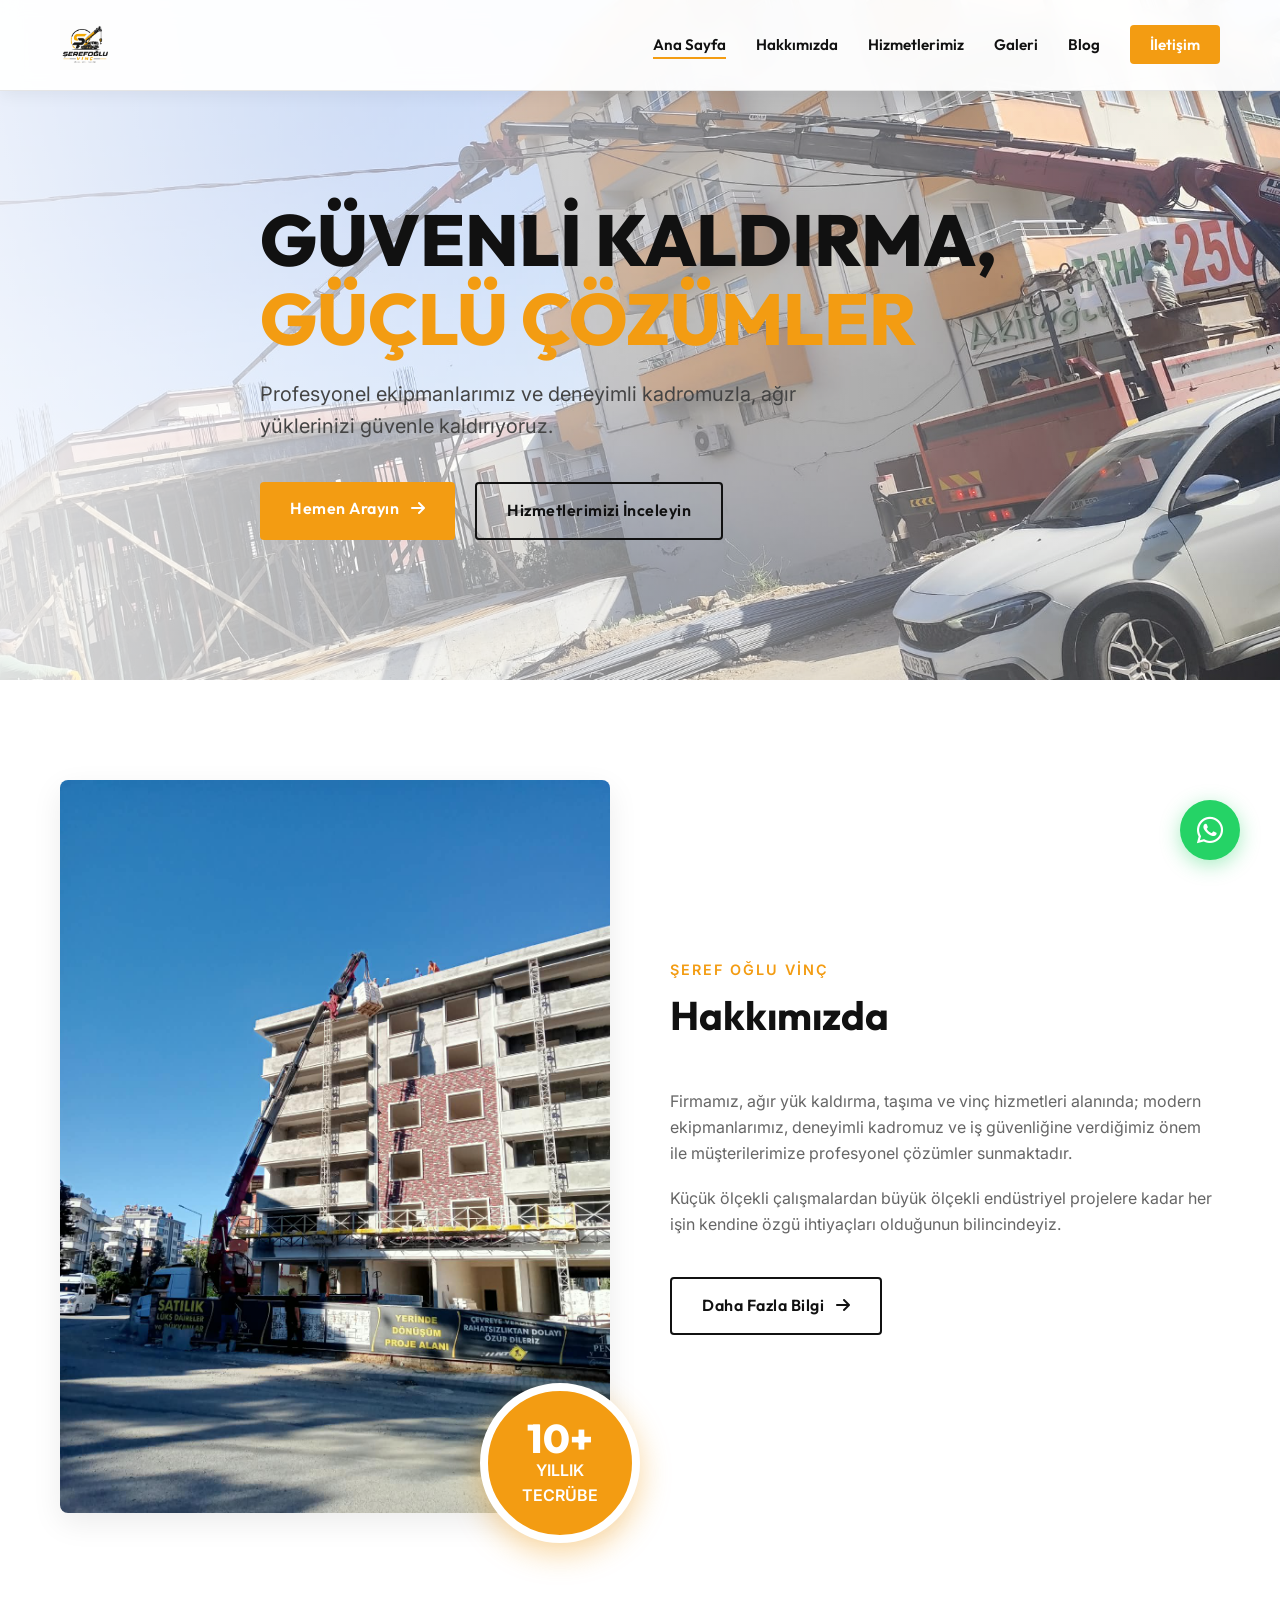
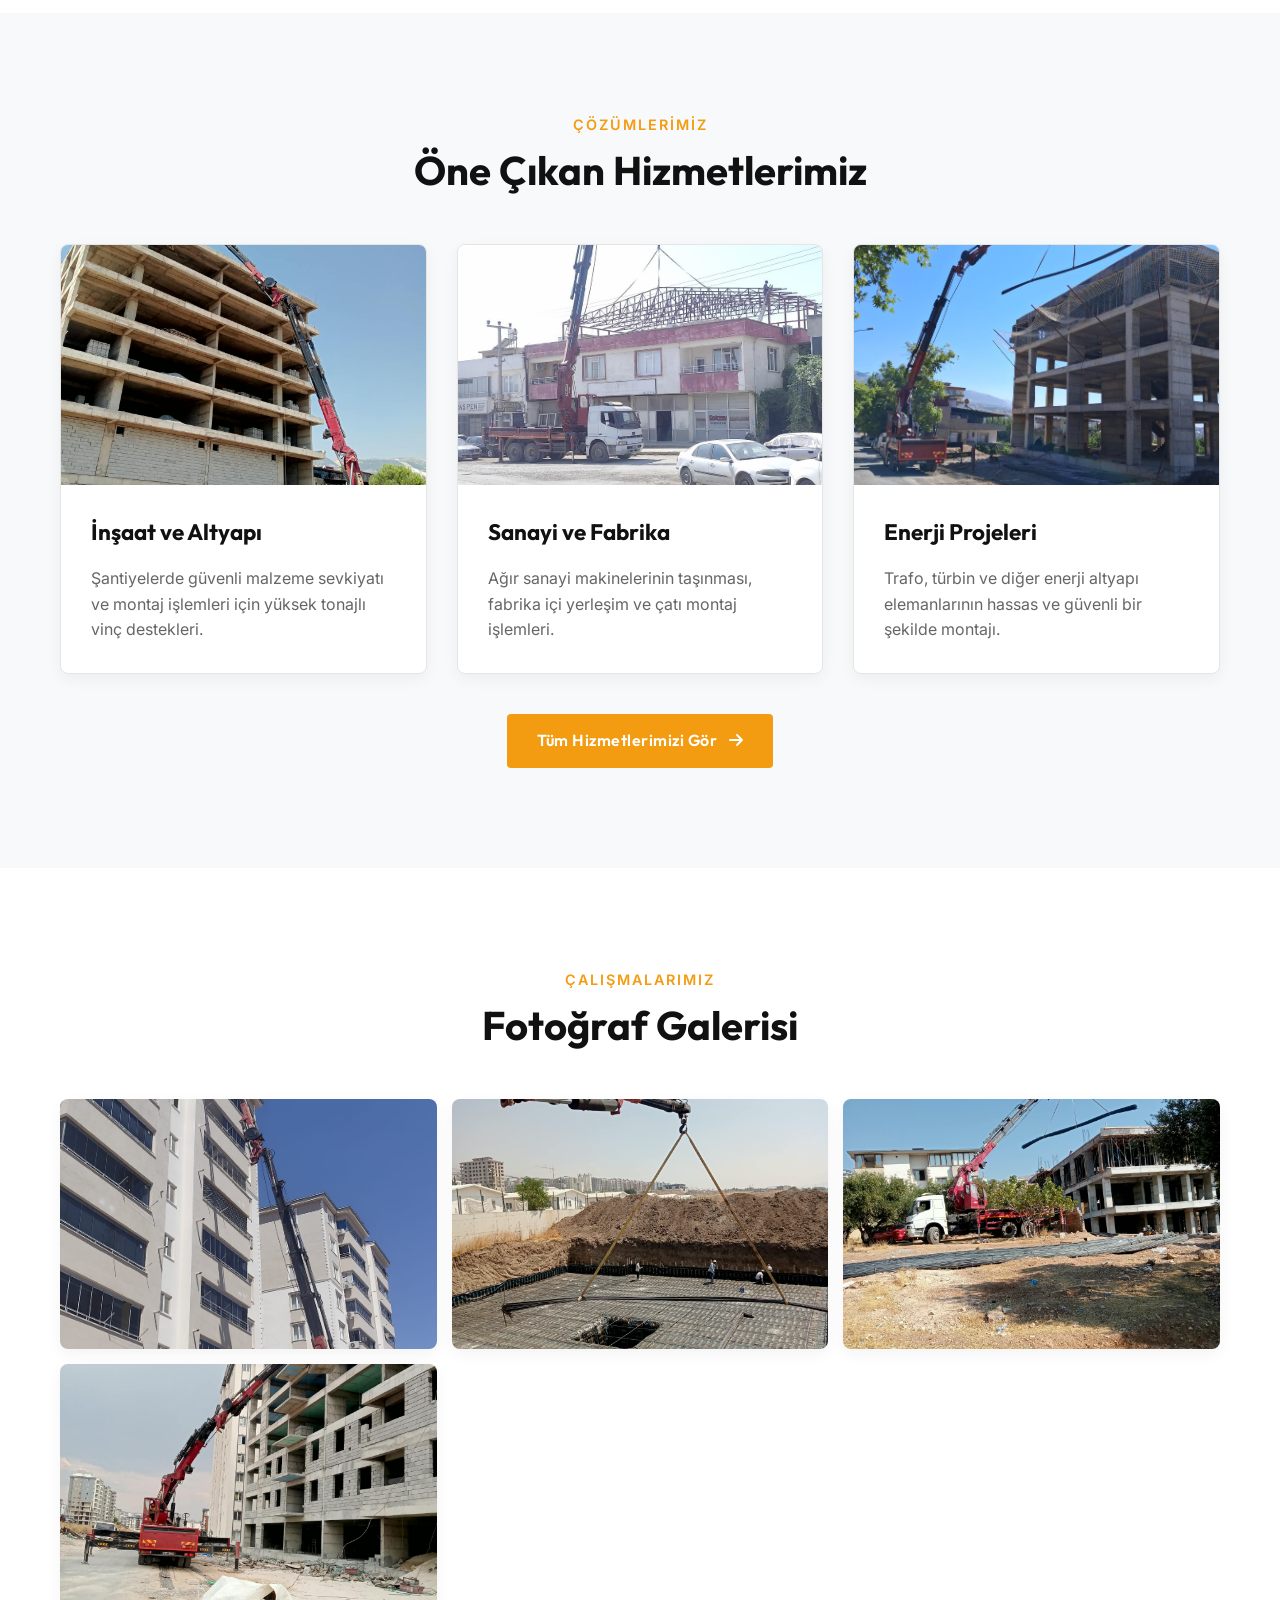
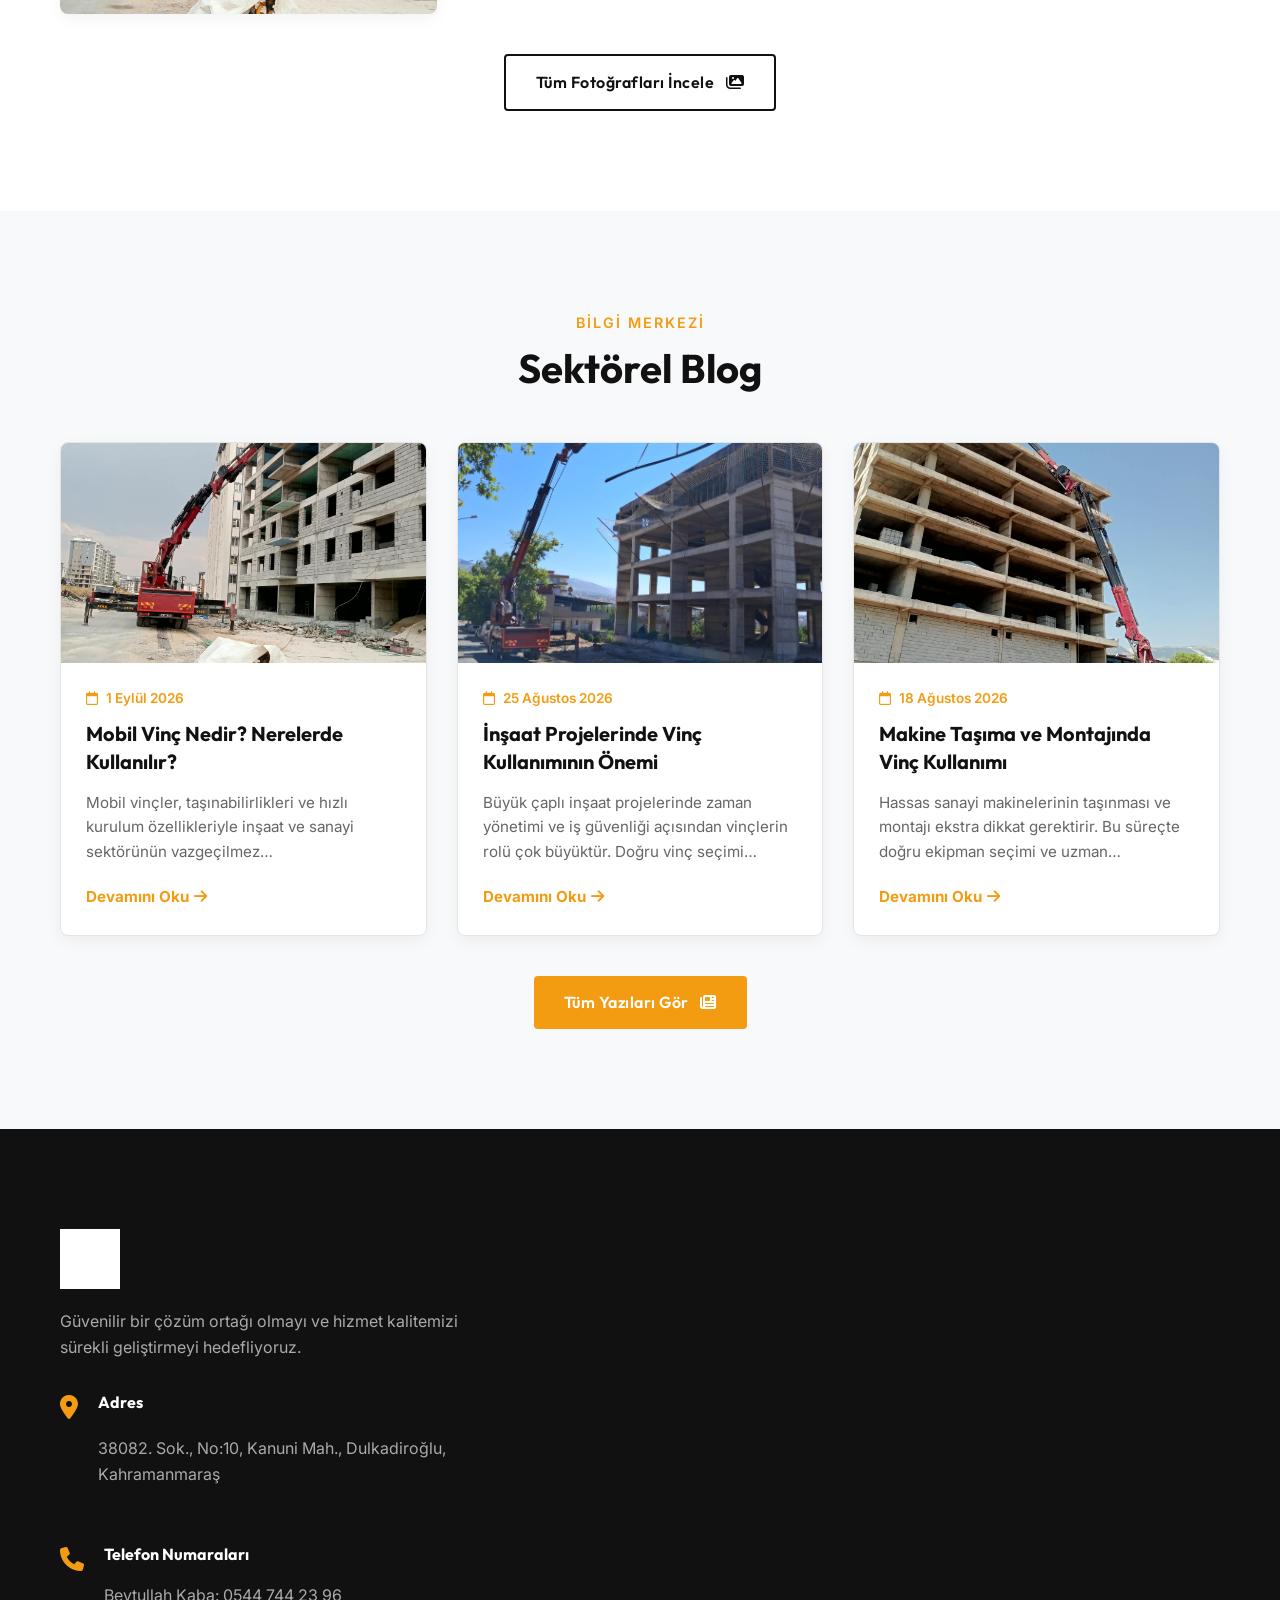
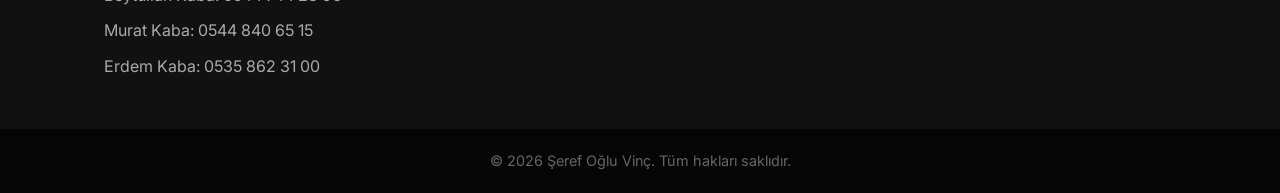
<file: index.html>
<!DOCTYPE html>
<html lang="tr">
<head>
    <!-- Google tag (gtag.js) -->
    <script async src="https://www.googletagmanager.com/gtag/js?id=AW-18372658950"></script>
    <script>
      window.dataLayer = window.dataLayer || [];
      function gtag(){dataLayer.push(arguments);}
      gtag('js', new Date());

      gtag('config', 'AW-18372658950');
    </script>
    <meta charset="UTF-8">
    <meta name="viewport" content="width=device-width, initial-scale=1.0">
    <title>Şeref Oğlu Vinç | Güvenli Kaldırma, Güçlü Çözümler</title>
    <meta name="description" content="Şeref Oğlu Vinç - Kahramanmaraş'ta profesyonel ağır yük kaldırma, taşıma ve vinç hizmetleri. İş güvenliği odaklı güçlü çözümler.">
    <link rel="icon" type="image/png" href="assets/images/ChatGPT Image 1 Eyl 2026 13_11_20.png">
    
    <!-- Google Fonts -->
    <link rel="preconnect" href="https://fonts.googleapis.com">
    <link rel="preconnect" href="https://fonts.gstatic.com" crossorigin>
    <link href="https://fonts.googleapis.com/css2?family=Inter:wght@300;400;600;700&family=Outfit:wght@400;700;800&display=swap" rel="stylesheet">
    
    <!-- FontAwesome -->
    <link rel="stylesheet" href="https://cdnjs.cloudflare.com/ajax/libs/font-awesome/6.4.0/css/all.min.css">
    
    <!-- Custom CSS -->
    <link rel="stylesheet" href="css/style.css">
</head>
<body>

    <!-- Header / Navbar -->
    <header class="header" id="header">
        <div class="container nav-container">
            <a href="index.html" class="logo">
                <img src="assets/images/ChatGPT Image 1 Eyl 2026 13_11_20.png" alt="Şeref Oğlu Vinç Logo">
            </a>
            <button class="mobile-toggle" id="mobile-toggle">
                <i class="fa-solid fa-bars"></i>
            </button>
            <nav class="nav-menu" id="nav-menu">
                <ul>
                    <li><a href="index.html" class="nav-link active">Ana Sayfa</a></li>
                    <li><a href="hakkimizda.html" class="nav-link">Hakkımızda</a></li>
                    <li><a href="hizmetlerimiz.html" class="nav-link">Hizmetlerimiz</a></li>
                    <li><a href="galeri.html" class="nav-link">Galeri</a></li>
                    <li><a href="blog.html" class="nav-link">Blog</a></li>
                    <li><a href="#contact" class="nav-link btn-contact">İletişim</a></li>
                </ul>
            </nav>
        </div>
    </header>

    <!-- Hero Section -->
    <section class="hero" id="hero">
        <div class="hero-slider">
            <div class="hero-slide active" style="background-image: url('assets/images/f9190da4-f486-4fc9-a890-6c5baa17ad2f.jpg')"></div>
            <div class="hero-slide" style="background-image: url('assets/images/a5016969-7ba6-4caa-bdf1-477626337e71.jpg')"></div>
            <div class="hero-slide" style="background-image: url('assets/images/d65ca33d-8e15-410e-8d87-39fa35b7569e.jpg')"></div>
            <div class="hero-slide" style="background-image: url('assets/images/WhatsApp Image 2026-09-01 at 13.14.57 (2).jpeg')"></div>
            <div class="hero-slide" style="background-image: url('assets/images/WhatsApp Image 2026-09-01 at 13.15.07 (2).jpeg')"></div>
        </div>
        <div class="hero-overlay"></div>
        <div class="container hero-content">
            <h1 class="animate-up">Güvenli Kaldırma, <br><span class="text-accent">Güçlü Çözümler</span></h1>
            <p class="animate-up delay-1">Profesyonel ekipmanlarımız ve deneyimli kadromuzla, ağır yüklerinizi güvenle kaldırıyoruz.</p>
            <div class="hero-buttons animate-up delay-2">
                <a href="#contact" class="btn btn-primary">Hemen Arayın <i class="fa-solid fa-arrow-right"></i></a>
                <a href="hizmetlerimiz.html" class="btn btn-secondary">Hizmetlerimizi İnceleyin</a>
            </div>
        </div>
    </section>


    <!-- About Section (Snippet) -->
    <section class="about section" id="about">
        <div class="container">
            <div class="about-grid">
                <div class="about-image-wrapper fade-in-left">
                    <img src="assets/images/WhatsApp Image 2026-09-01 at 13.15.07 (1).jpeg" alt="Vinç Çalışması" class="about-img">
                    <div class="experience-badge">
                        <span class="number">10+</span>
                        <span class="text">Yıllık<br>Tecrübe</span>
                    </div>
                </div>
                <div class="about-text fade-in-right">
                    <div class="section-header">
                        <span class="subtitle">ŞEREF OĞLU VİNÇ</span>
                        <h2>Hakkımızda</h2>
                    </div>
                    <p>Firmamız, ağır yük kaldırma, taşıma ve vinç hizmetleri alanında; modern ekipmanlarımız, deneyimli kadromuz ve iş güvenliğine verdiğimiz önem ile müşterilerimize profesyonel çözümler sunmaktadır.</p>
                    <p>Küçük ölçekli çalışmalardan büyük ölçekli endüstriyel projelere kadar her işin kendine özgü ihtiyaçları olduğunun bilincindeyiz.</p>
                    <a href="hakkimizda.html" class="btn btn-secondary" style="margin-top: 20px;">Daha Fazla Bilgi <i class="fa-solid fa-arrow-right"></i></a>
                </div>
            </div>
        </div>
    </section>

    <!-- Services Section (Snippet) -->
    <section class="services section bg-light-alt" id="services">
        <div class="container">
            <div class="section-header center">
                <span class="subtitle">ÇÖZÜMLERİMİZ</span>
                <h2>Öne Çıkan Hizmetlerimiz</h2>
            </div>
            <div class="services-grid">
                <!-- Service 1 -->
                <div class="service-card">
                    <div class="service-img">
                        <img src="assets/images/WhatsApp Image 2026-09-01 at 13.15.07.jpeg" alt="İnşaat Hizmetleri">
                    </div>
                    <div class="service-content">
                        <h3>İnşaat ve Altyapı</h3>
                        <p>Şantiyelerde güvenli malzeme sevkiyatı ve montaj işlemleri için yüksek tonajlı vinç destekleri.</p>
                    </div>
                </div>
                <!-- Service 2 -->
                <div class="service-card">
                    <div class="service-img">
                        <img src="assets/images/d65ca33d-8e15-410e-8d87-39fa35b7569e.jpg" alt="Sanayi">
                    </div>
                    <div class="service-content">
                        <h3>Sanayi ve Fabrika</h3>
                        <p>Ağır sanayi makinelerinin taşınması, fabrika içi yerleşim ve çatı montaj işlemleri.</p>
                    </div>
                </div>
                <!-- Service 3 -->
                <div class="service-card">
                    <div class="service-img">
                        <img src="assets/images/a5016969-7ba6-4caa-bdf1-477626337e71.jpg" alt="Enerji Projeleri">
                    </div>
                    <div class="service-content">
                        <h3>Enerji Projeleri</h3>
                        <p>Trafo, türbin ve diğer enerji altyapı elemanlarının hassas ve güvenli bir şekilde montajı.</p>
                    </div>
                </div>
            </div>
            <div style="text-align: center; margin-top: 40px;">
                <a href="hizmetlerimiz.html" class="btn btn-primary">Tüm Hizmetlerimizi Gör <i class="fa-solid fa-arrow-right"></i></a>
            </div>
        </div>
    </section>

    <!-- Gallery Section (Snippet) -->
    <section class="gallery section" id="gallery">
        <div class="container">
            <div class="section-header center">
                <span class="subtitle">ÇALIŞMALARIMIZ</span>
                <h2>Fotoğraf Galerisi</h2>
            </div>
            <div class="gallery-grid" id="gallery-grid">
                <!-- 4 Images injected via JS -->
            </div>
            <div style="text-align: center; margin-top: 40px;">
                <a href="galeri.html" class="btn btn-secondary">Tüm Fotoğrafları İncele <i class="fa-solid fa-images"></i></a>
            </div>
        </div>
    </section>

    <!-- Blog Section (Snippet) -->
    <section class="blog section bg-light-alt" id="blog">
        <div class="container">
            <div class="section-header center">
                <span class="subtitle">BİLGİ MERKEZİ</span>
                <h2>Sektörel Blog</h2>
            </div>
            <div class="blog-grid" id="blog-grid">
                <!-- 3 Blog posts injected via JS -->
            </div>
            <div style="text-align: center; margin-top: 40px;">
                <a href="blog.html" class="btn btn-primary">Tüm Yazıları Gör <i class="fa-solid fa-newspaper"></i></a>
            </div>
        </div>
    </section>

    <!-- Contact & Footer -->
    <footer class="footer section" id="contact">
        <div class="container">
            <div class="footer-grid">
                <!-- Info -->
                <div class="footer-info">
                    <div class="footer-logo">
                        <img src="assets/images/ChatGPT Image 1 Eyl 2026 13_11_20.png" alt="Şeref Oğlu Vinç">
                    </div>
                    <p>Güvenilir bir çözüm ortağı olmayı ve hizmet kalitemizi sürekli geliştirmeyi hedefliyoruz.</p>
                    
                    <div class="contact-details">
                        <div class="contact-item">
                            <i class="fa-solid fa-location-dot"></i>
                            <div>
                                <h4>Adres</h4>
                                <p>38082. Sok., No:10, Kanuni Mah., Dulkadiroğlu, Kahramanmaraş</p>
                            </div>
                        </div>
                        <div class="contact-item">
                            <i class="fa-solid fa-phone"></i>
                            <div class="phones">
                                <h4>Telefon Numaraları</h4>
                                <a href="tel:+905447442396">Beytullah Kaba: 0544 744 23 96</a>
                                <a href="tel:+905448406515">Murat Kaba: 0544 840 65 15</a>
                                <a href="tel:+905358623100">Erdem Kaba: 0535 862 31 00</a>
                            </div>
                        </div>
                    </div>
                </div>

                <!-- Map -->
                <div class="footer-map">
                    <iframe 
                        src="https://www.google.com/maps/embed?pb=!1m18!1m12!1m3!1d3184.8875567702816!2d36.9602484!3d37.5878499!2m3!1f0!2f0!3f0!3m2!1i1024!2i768!4f13.1!3m3!1m2!1s0x152ddd672c730dc9%3A0x6e768393fa110756!2sKanuni%2C%2038082.%20Sk.%20No%3A10%2C%2046040%20Kahramanmara%C5%9F%20Merkez%2FKahramanmara%C5%9F!5e0!3m2!1str!2str!4v1693570000000!5m2!1str!2str" 
                        width="100%" 
                        height="300" 
                        style="border:0;" 
                        allowfullscreen="" 
                        loading="lazy" 
                        referrerpolicy="no-referrer-when-downgrade">
                    </iframe>
                </div>
            </div>
        </div>
        <div class="footer-bottom">
            <div class="container">
                <p>&copy; 2026 Şeref Oğlu Vinç. Tüm hakları saklıdır.</p>
            </div>
        </div>
    </footer>

    <!-- Fixed WhatsApp Button -->
    <a href="https://wa.me/905447442396" target="_blank" class="whatsapp-float" title="WhatsApp'tan Ulaşın">
        <i class="fa-brands fa-whatsapp"></i>
    </a>

    <!-- Lightbox Modal -->
    <div id="lightbox" class="lightbox">
        <span class="close-lightbox">&times;</span>
        <img class="lightbox-content" id="lightbox-img">
    </div>

    <script src="js/main.js"></script>
</body>
</html>
</file>
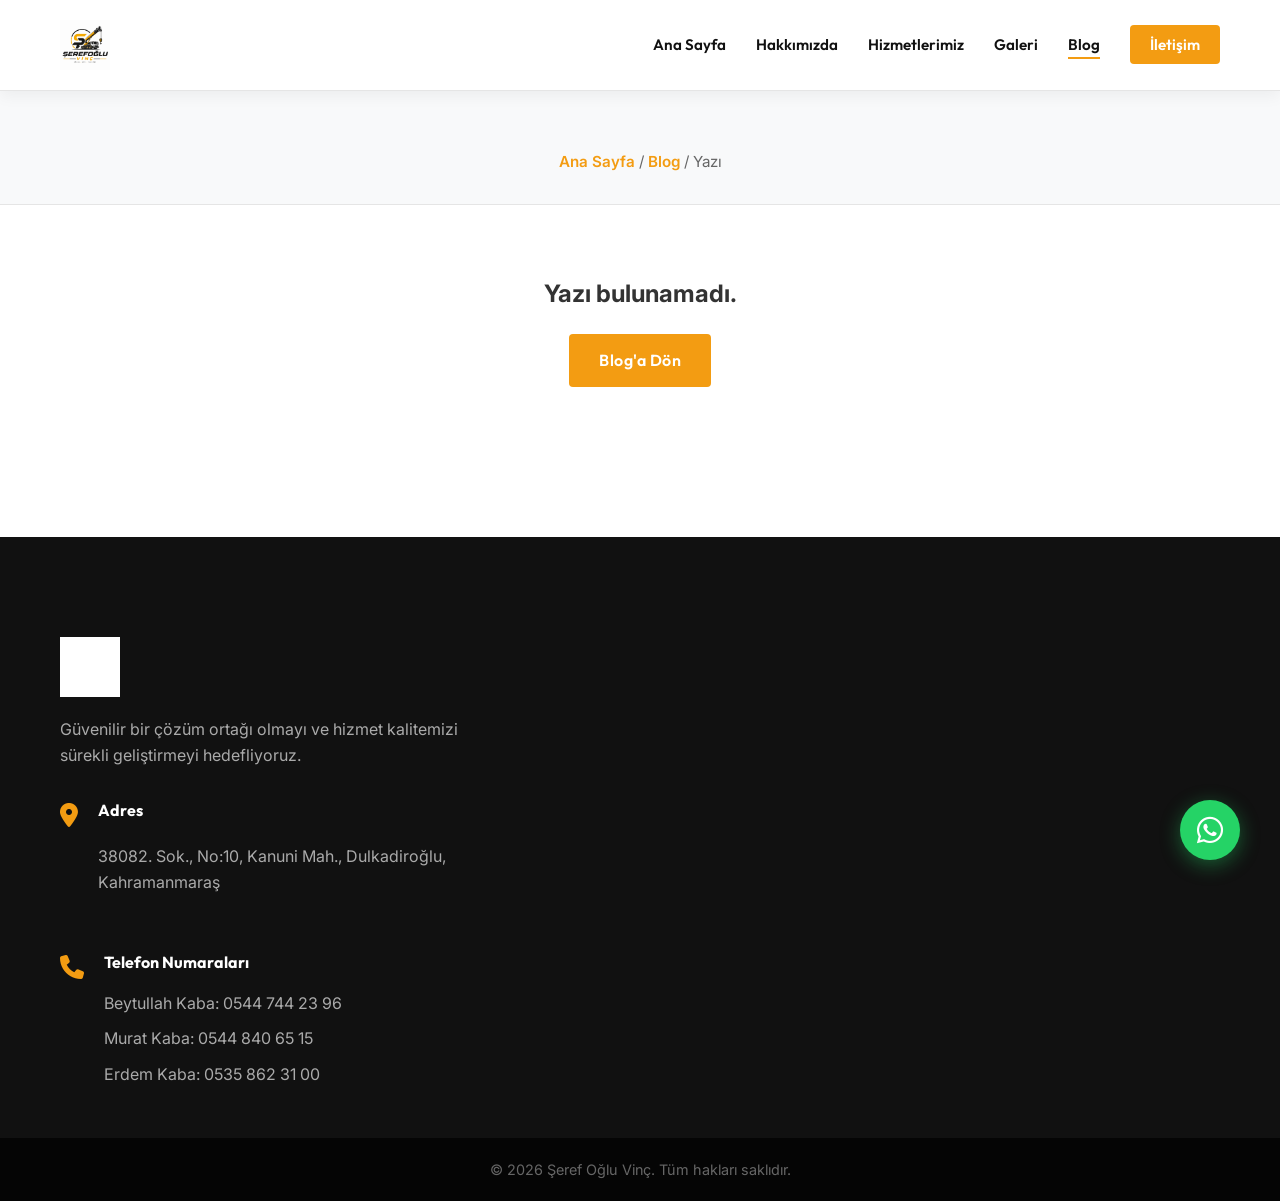
<file: blog-detay.html>
<!DOCTYPE html>
<html lang="tr">
<head>
    <!-- Google tag (gtag.js) -->
    <script async src="https://www.googletagmanager.com/gtag/js?id=AW-18372658950"></script>
    <script>
      window.dataLayer = window.dataLayer || [];
      function gtag(){dataLayer.push(arguments);}
      gtag('js', new Date());

      gtag('config', 'AW-18372658950');
    </script>
    <meta charset="UTF-8">
    <meta name="viewport" content="width=device-width, initial-scale=1.0">
    <!-- Title is dynamically injected by JS -->
    <title id="page-title">Blog | Şeref Oğlu Vinç</title>
    <meta name="description" content="Vinç sektörü, iş güvenliği ve mobil vinç kullanımı hakkında detaylı bilgi.">
    <link rel="icon" type="image/png" href="assets/images/ChatGPT Image 1 Eyl 2026 13_11_20.png">
    
    <link rel="preconnect" href="https://fonts.googleapis.com">
    <link rel="preconnect" href="https://fonts.gstatic.com" crossorigin>
    <link href="https://fonts.googleapis.com/css2?family=Inter:wght@300;400;600;700&family=Outfit:wght@400;700;800&display=swap" rel="stylesheet">
    <link rel="stylesheet" href="https://cdnjs.cloudflare.com/ajax/libs/font-awesome/6.4.0/css/all.min.css">
    <link rel="stylesheet" href="css/style.css">
</head>
<body>

    <header class="header" id="header">
        <div class="container nav-container">
            <a href="index.html" class="logo">
                <img src="assets/images/ChatGPT Image 1 Eyl 2026 13_11_20.png" alt="Şeref Oğlu Vinç Logo">
            </a>
            <button class="mobile-toggle" id="mobile-toggle">
                <i class="fa-solid fa-bars"></i>
            </button>
            <nav class="nav-menu" id="nav-menu">
                <ul>
                    <li><a href="index.html" class="nav-link">Ana Sayfa</a></li>
                    <li><a href="hakkimizda.html" class="nav-link">Hakkımızda</a></li>
                    <li><a href="hizmetlerimiz.html" class="nav-link">Hizmetlerimiz</a></li>
                    <li><a href="galeri.html" class="nav-link">Galeri</a></li>
                    <li><a href="blog.html" class="nav-link active">Blog</a></li>
                    <li><a href="#contact" class="nav-link btn-contact">İletişim</a></li>
                </ul>
            </nav>
        </div>
    </header>

    <section class="page-header" style="padding-bottom: 30px;">
        <div class="container">
            <div class="breadcrumb">
                <a href="index.html">Ana Sayfa</a> / <a href="blog.html">Blog</a> / Yazı
            </div>
        </div>
    </section>

    <!-- Detail Container -->
    <section class="section" style="padding-top: 20px;">
        <div class="container">
            <div id="blog-detail-container">
                <!-- Content will be injected by main.js based on URL ID -->
            </div>
        </div>
    </section>

    <!-- Footer -->
    <footer class="footer section" id="contact">
        <div class="container">
            <div class="footer-grid">
                <!-- Info -->
                <div class="footer-info">
                    <div class="footer-logo">
                        <img src="assets/images/ChatGPT Image 1 Eyl 2026 13_11_20.png" alt="Şeref Oğlu Vinç">
                    </div>
                    <p>Güvenilir bir çözüm ortağı olmayı ve hizmet kalitemizi sürekli geliştirmeyi hedefliyoruz.</p>
                    
                    <div class="contact-details">
                        <div class="contact-item">
                            <i class="fa-solid fa-location-dot"></i>
                            <div>
                                <h4>Adres</h4>
                                <p>38082. Sok., No:10, Kanuni Mah., Dulkadiroğlu, Kahramanmaraş</p>
                            </div>
                        </div>
                        <div class="contact-item">
                            <i class="fa-solid fa-phone"></i>
                            <div class="phones">
                                <h4>Telefon Numaraları</h4>
                                <a href="tel:+905447442396">Beytullah Kaba: 0544 744 23 96</a>
                                <a href="tel:+905448406515">Murat Kaba: 0544 840 65 15</a>
                                <a href="tel:+905358623100">Erdem Kaba: 0535 862 31 00</a>
                            </div>
                        </div>
                    </div>
                </div>

                <!-- Map -->
                <div class="footer-map">
                    <iframe 
                        src="https://www.google.com/maps/embed?pb=!1m18!1m12!1m3!1d3184.8875567702816!2d36.9602484!3d37.5878499!2m3!1f0!2f0!3f0!3m2!1i1024!2i768!4f13.1!3m3!1m2!1s0x152ddd672c730dc9%3A0x6e768393fa110756!2sKanuni%2C%2038082.%20Sk.%20No%3A10%2C%2046040%20Kahramanmara%C5%9F%20Merkez%2FKahramanmara%C5%9F!5e0!3m2!1str!2str!4v1693570000000!5m2!1str!2str" 
                        width="100%" 
                        height="300" 
                        style="border:0;" 
                        allowfullscreen="" 
                        loading="lazy" 
                        referrerpolicy="no-referrer-when-downgrade">
                    </iframe>
                </div>
            </div>
        </div>
        <div class="footer-bottom">
            <div class="container">
                <p>&copy; 2026 Şeref Oğlu Vinç. Tüm hakları saklıdır.</p>
            </div>
        </div>
    </footer>

    <!-- WhatsApp -->
    <a href="https://wa.me/905447442396" target="_blank" class="whatsapp-float" title="WhatsApp'tan Ulaşın">
        <i class="fa-brands fa-whatsapp"></i>
    </a>

    <script src="js/main.js"></script>
</body>
</html>
</file>
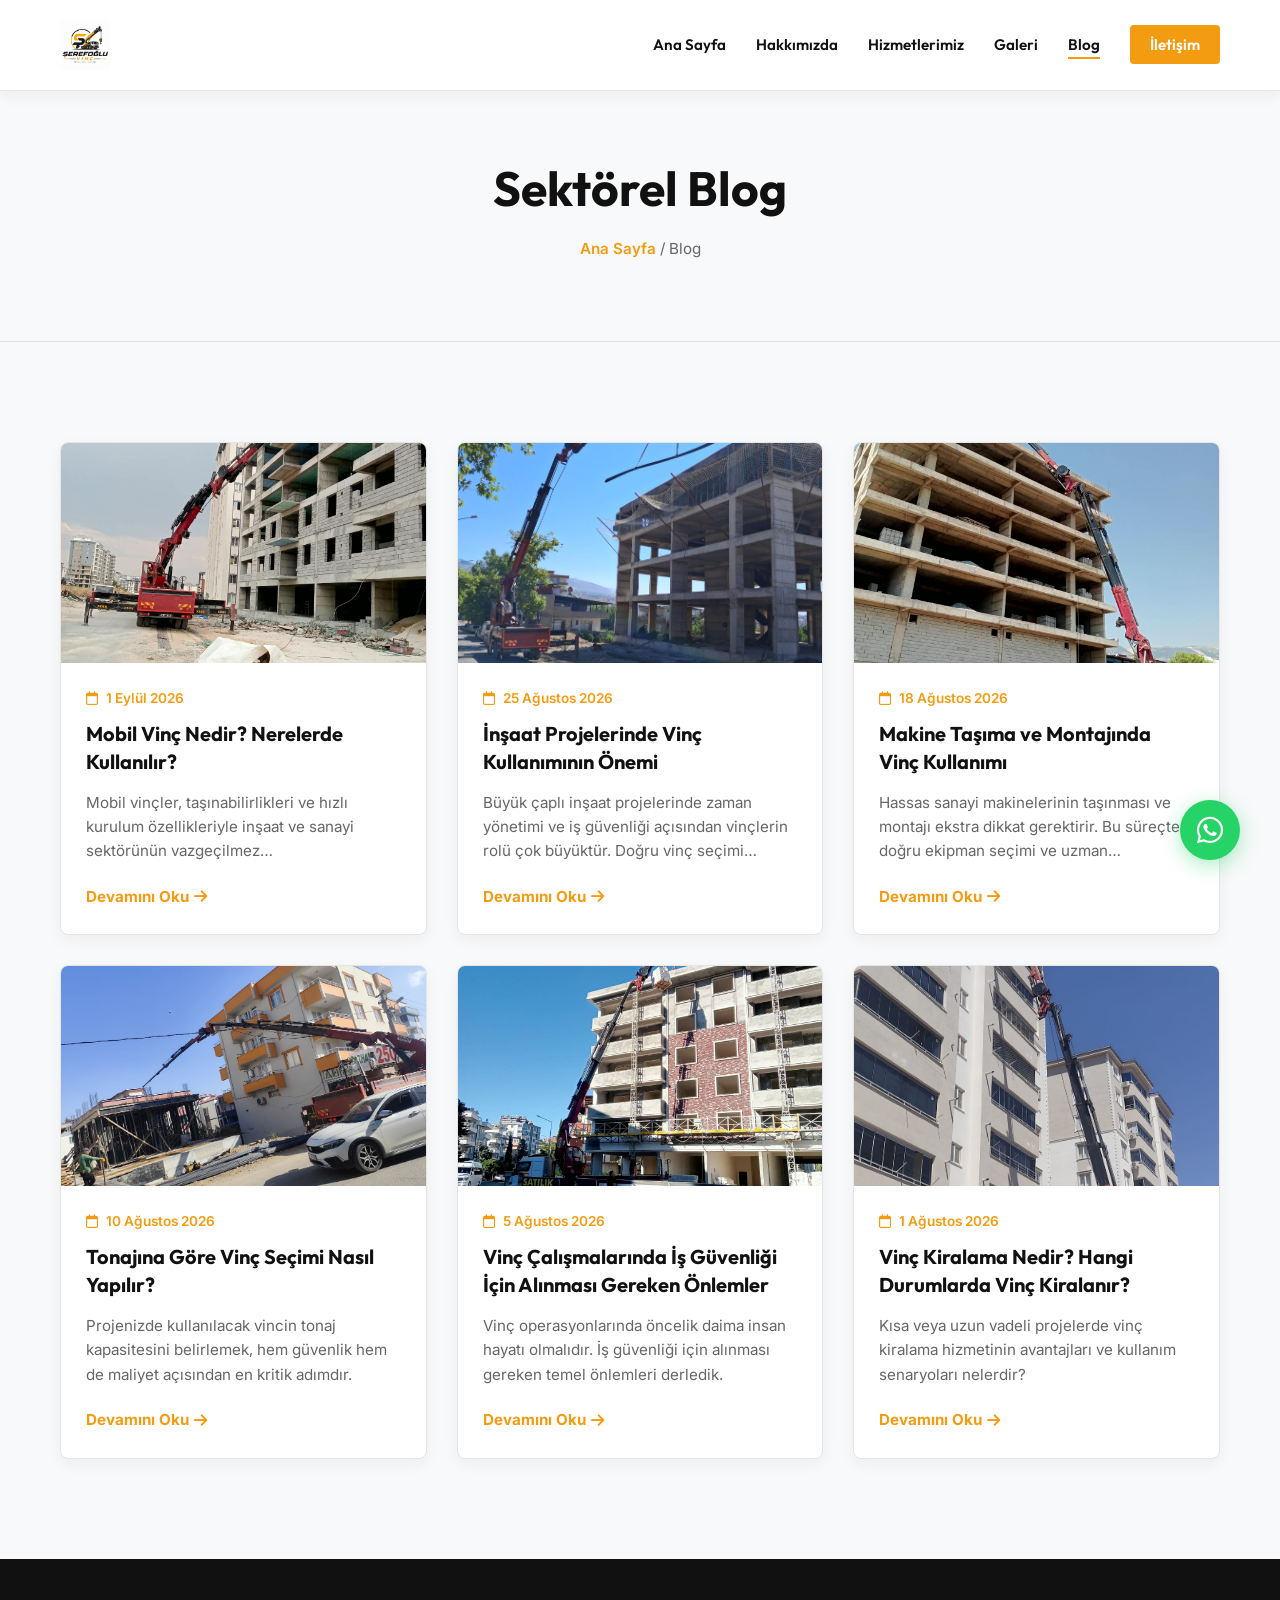
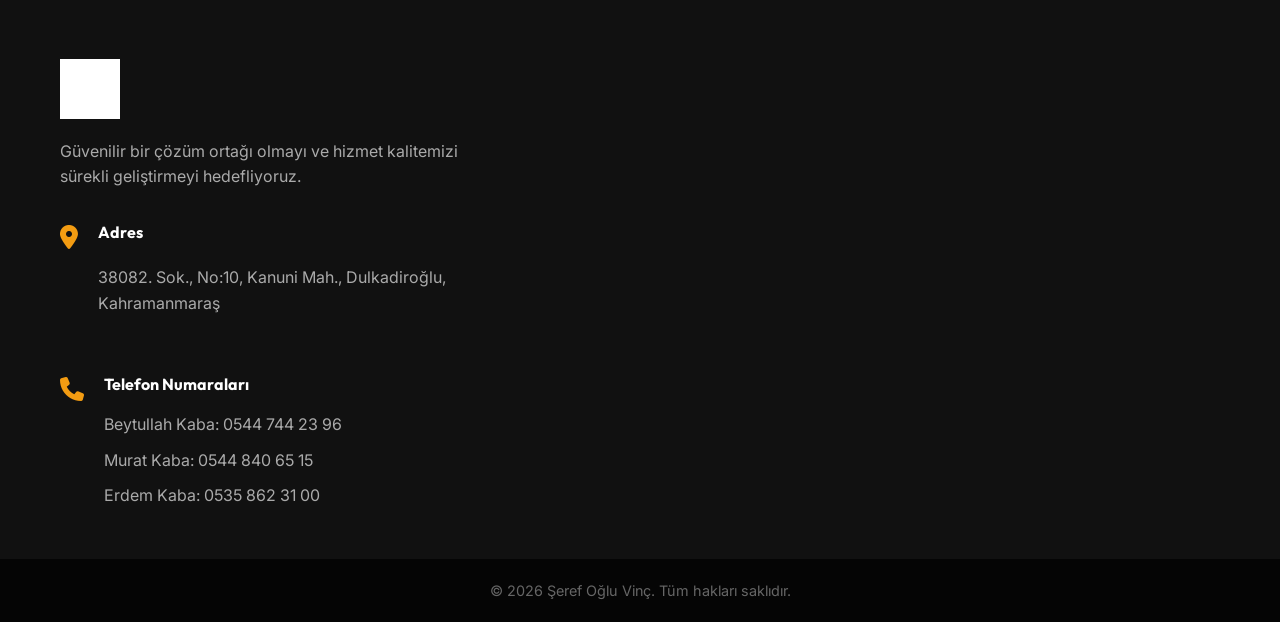
<file: blog.html>
<!DOCTYPE html>
<html lang="tr">
<head>
    <!-- Google tag (gtag.js) -->
    <script async src="https://www.googletagmanager.com/gtag/js?id=AW-18372658950"></script>
    <script>
      window.dataLayer = window.dataLayer || [];
      function gtag(){dataLayer.push(arguments);}
      gtag('js', new Date());

      gtag('config', 'AW-18372658950');
    </script>
    <meta charset="UTF-8">
    <meta name="viewport" content="width=device-width, initial-scale=1.0">
    <title>Blog | Şeref Oğlu Vinç</title>
    <meta name="description" content="Vinç sektörü, iş güvenliği ve mobil vinç kullanımı hakkında en güncel yazılar.">
    <link rel="icon" type="image/png" href="assets/images/ChatGPT Image 1 Eyl 2026 13_11_20.png">
    
    <link rel="preconnect" href="https://fonts.googleapis.com">
    <link rel="preconnect" href="https://fonts.gstatic.com" crossorigin>
    <link href="https://fonts.googleapis.com/css2?family=Inter:wght@300;400;600;700&family=Outfit:wght@400;700;800&display=swap" rel="stylesheet">
    <link rel="stylesheet" href="https://cdnjs.cloudflare.com/ajax/libs/font-awesome/6.4.0/css/all.min.css">
    <link rel="stylesheet" href="css/style.css">
</head>
<body>

    <header class="header" id="header">
        <div class="container nav-container">
            <a href="index.html" class="logo">
                <img src="assets/images/ChatGPT Image 1 Eyl 2026 13_11_20.png" alt="Şeref Oğlu Vinç Logo">
            </a>
            <button class="mobile-toggle" id="mobile-toggle">
                <i class="fa-solid fa-bars"></i>
            </button>
            <nav class="nav-menu" id="nav-menu">
                <ul>
                    <li><a href="index.html" class="nav-link">Ana Sayfa</a></li>
                    <li><a href="hakkimizda.html" class="nav-link">Hakkımızda</a></li>
                    <li><a href="hizmetlerimiz.html" class="nav-link">Hizmetlerimiz</a></li>
                    <li><a href="galeri.html" class="nav-link">Galeri</a></li>
                    <li><a href="blog.html" class="nav-link active">Blog</a></li>
                    <li><a href="#contact" class="nav-link btn-contact">İletişim</a></li>
                </ul>
            </nav>
        </div>
    </header>

    <section class="page-header">
        <div class="container">
            <h1 class="animate-up">Sektörel Blog</h1>
            <div class="breadcrumb animate-up delay-1">
                <a href="index.html">Ana Sayfa</a> / Blog
            </div>
        </div>
    </section>

    <section class="blog section bg-light-alt" id="blog">
        <div class="container">
            <!-- Full blog grid generated by JS -->
            <div class="blog-grid" id="blog-grid"></div>
        </div>
    </section>

    <!-- Footer -->
    <footer class="footer section" id="contact">
        <div class="container">
            <div class="footer-grid">
                <!-- Info -->
                <div class="footer-info">
                    <div class="footer-logo">
                        <img src="assets/images/ChatGPT Image 1 Eyl 2026 13_11_20.png" alt="Şeref Oğlu Vinç">
                    </div>
                    <p>Güvenilir bir çözüm ortağı olmayı ve hizmet kalitemizi sürekli geliştirmeyi hedefliyoruz.</p>
                    
                    <div class="contact-details">
                        <div class="contact-item">
                            <i class="fa-solid fa-location-dot"></i>
                            <div>
                                <h4>Adres</h4>
                                <p>38082. Sok., No:10, Kanuni Mah., Dulkadiroğlu, Kahramanmaraş</p>
                            </div>
                        </div>
                        <div class="contact-item">
                            <i class="fa-solid fa-phone"></i>
                            <div class="phones">
                                <h4>Telefon Numaraları</h4>
                                <a href="tel:+905447442396">Beytullah Kaba: 0544 744 23 96</a>
                                <a href="tel:+905448406515">Murat Kaba: 0544 840 65 15</a>
                                <a href="tel:+905358623100">Erdem Kaba: 0535 862 31 00</a>
                            </div>
                        </div>
                    </div>
                </div>

                <!-- Map -->
                <div class="footer-map">
                    <iframe 
                        src="https://www.google.com/maps/embed?pb=!1m18!1m12!1m3!1d3184.8875567702816!2d36.9602484!3d37.5878499!2m3!1f0!2f0!3f0!3m2!1i1024!2i768!4f13.1!3m3!1m2!1s0x152ddd672c730dc9%3A0x6e768393fa110756!2sKanuni%2C%2038082.%20Sk.%20No%3A10%2C%2046040%20Kahramanmara%C5%9F%20Merkez%2FKahramanmara%C5%9F!5e0!3m2!1str!2str!4v1693570000000!5m2!1str!2str" 
                        width="100%" 
                        height="300" 
                        style="border:0;" 
                        allowfullscreen="" 
                        loading="lazy" 
                        referrerpolicy="no-referrer-when-downgrade">
                    </iframe>
                </div>
            </div>
        </div>
        <div class="footer-bottom">
            <div class="container">
                <p>&copy; 2026 Şeref Oğlu Vinç. Tüm hakları saklıdır.</p>
            </div>
        </div>
    </footer>

    <!-- WhatsApp -->
    <a href="https://wa.me/905447442396" target="_blank" class="whatsapp-float" title="WhatsApp'tan Ulaşın">
        <i class="fa-brands fa-whatsapp"></i>
    </a>

    <script src="js/main.js"></script>
</body>
</html>
</file>
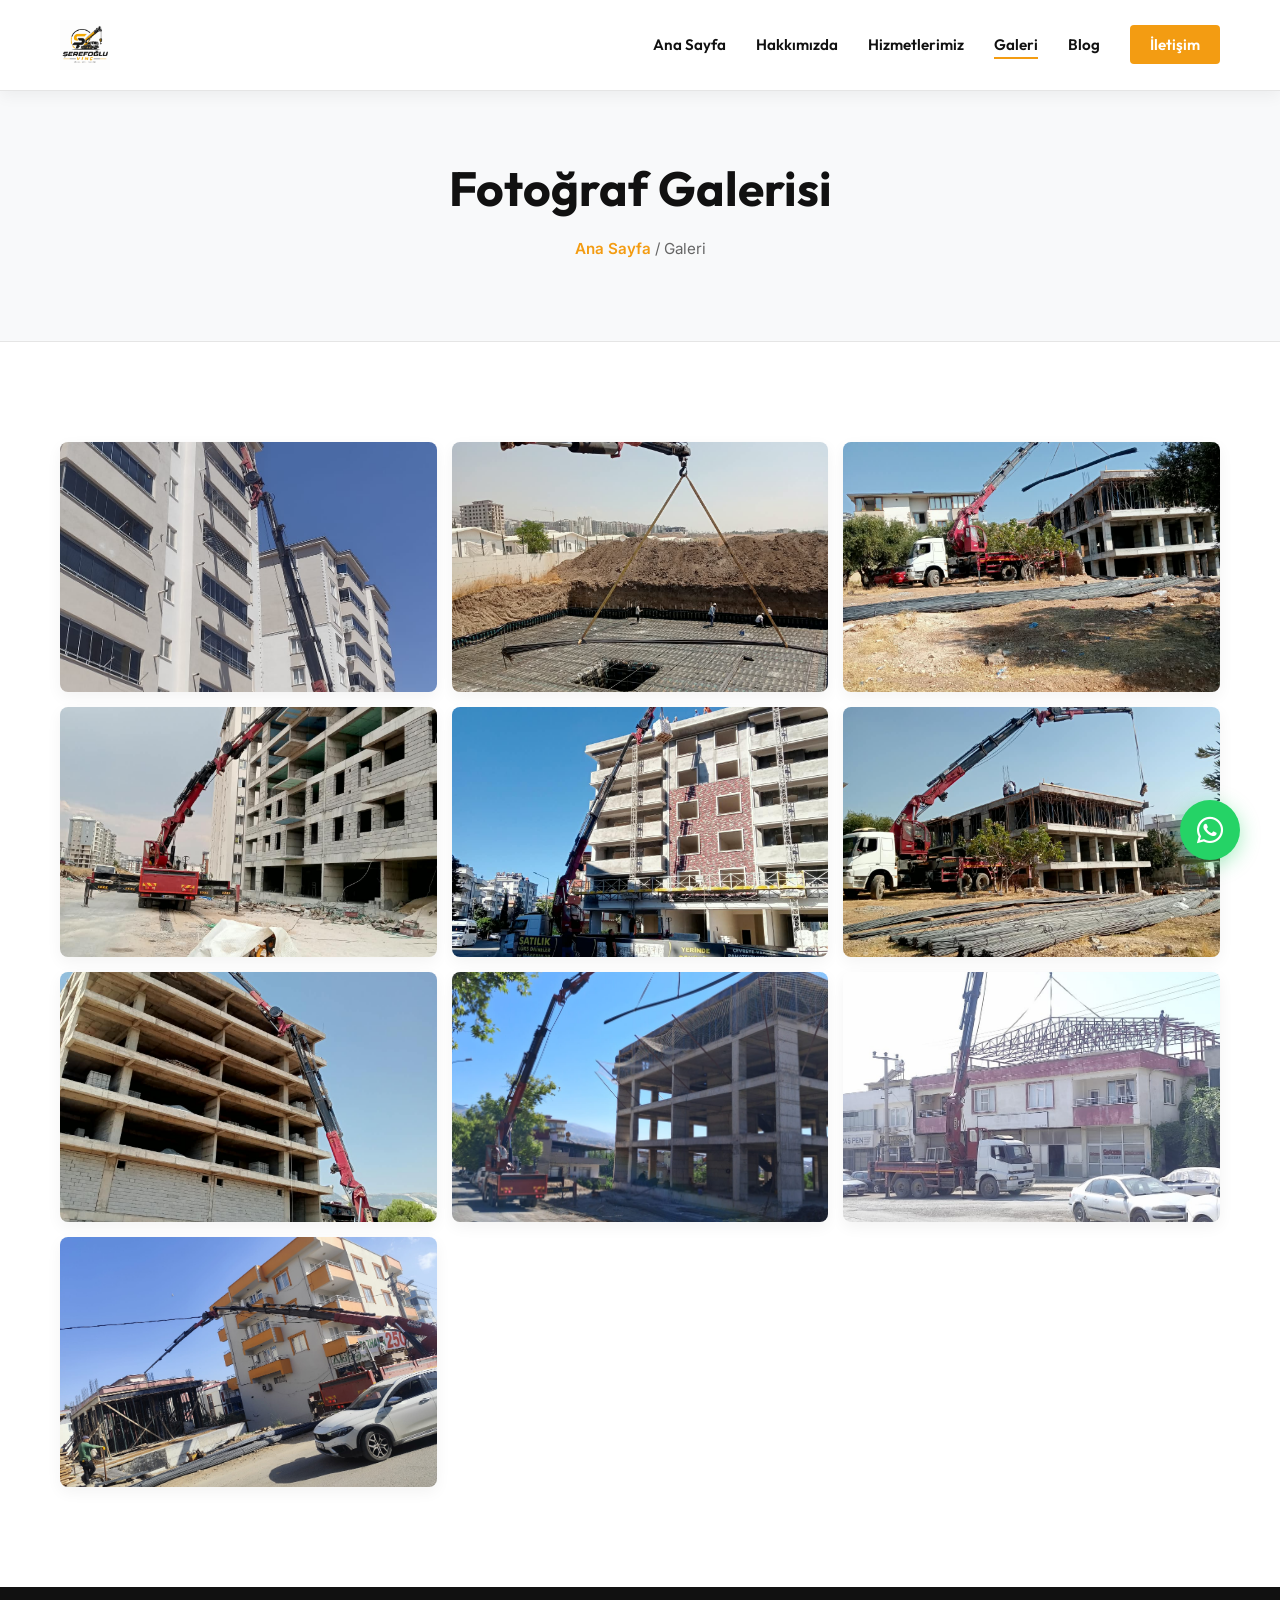
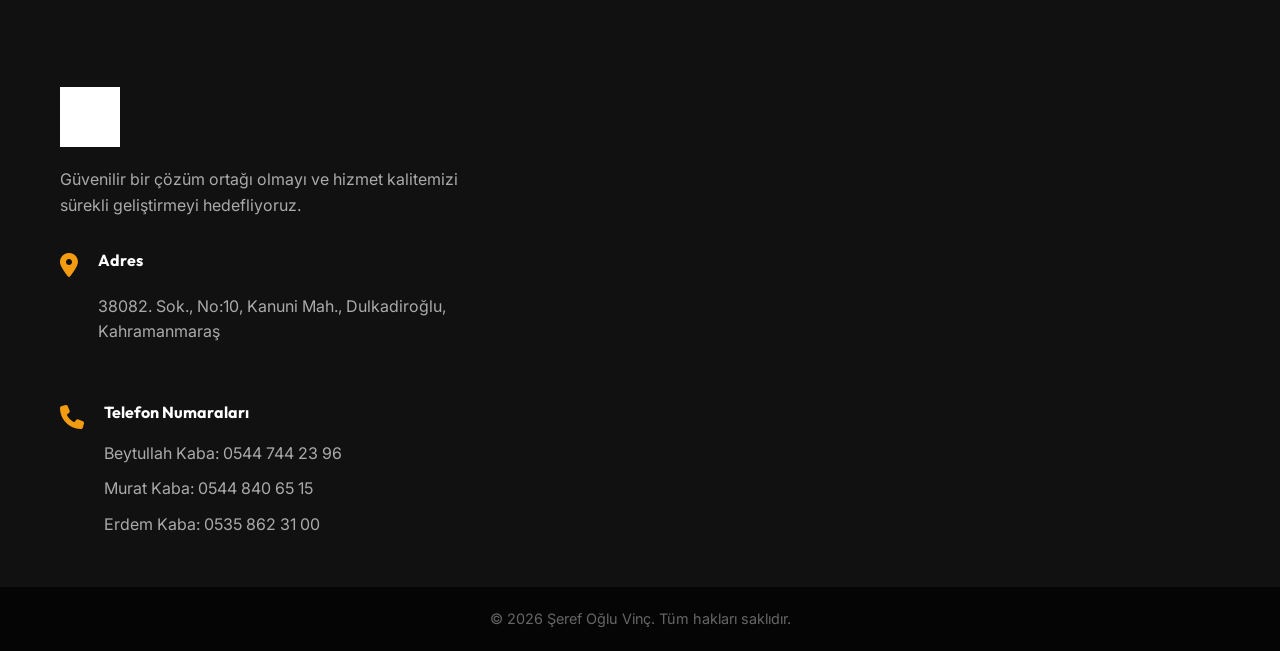
<file: galeri.html>
<!DOCTYPE html>
<html lang="tr">
<head>
    <!-- Google tag (gtag.js) -->
    <script async src="https://www.googletagmanager.com/gtag/js?id=AW-18372658950"></script>
    <script>
      window.dataLayer = window.dataLayer || [];
      function gtag(){dataLayer.push(arguments);}
      gtag('js', new Date());

      gtag('config', 'AW-18372658950');
    </script>
    <meta charset="UTF-8">
    <meta name="viewport" content="width=device-width, initial-scale=1.0">
    <title>Fotoğraf Galerisi | Şeref Oğlu Vinç</title>
    <meta name="description" content="Şeref Oğlu Vinç saha operasyonları ve araç filomuza ait fotoğraf galerisi.">
    <link rel="icon" type="image/png" href="assets/images/ChatGPT Image 1 Eyl 2026 13_11_20.png">
    
    <link rel="preconnect" href="https://fonts.googleapis.com">
    <link rel="preconnect" href="https://fonts.gstatic.com" crossorigin>
    <link href="https://fonts.googleapis.com/css2?family=Inter:wght@300;400;600;700&family=Outfit:wght@400;700;800&display=swap" rel="stylesheet">
    <link rel="stylesheet" href="https://cdnjs.cloudflare.com/ajax/libs/font-awesome/6.4.0/css/all.min.css">
    <link rel="stylesheet" href="css/style.css">
</head>
<body>

    <header class="header" id="header">
        <div class="container nav-container">
            <a href="index.html" class="logo">
                <img src="assets/images/ChatGPT Image 1 Eyl 2026 13_11_20.png" alt="Şeref Oğlu Vinç Logo">
            </a>
            <button class="mobile-toggle" id="mobile-toggle">
                <i class="fa-solid fa-bars"></i>
            </button>
            <nav class="nav-menu" id="nav-menu">
                <ul>
                    <li><a href="index.html" class="nav-link">Ana Sayfa</a></li>
                    <li><a href="hakkimizda.html" class="nav-link">Hakkımızda</a></li>
                    <li><a href="hizmetlerimiz.html" class="nav-link">Hizmetlerimiz</a></li>
                    <li><a href="galeri.html" class="nav-link active">Galeri</a></li>
                    <li><a href="blog.html" class="nav-link">Blog</a></li>
                    <li><a href="#contact" class="nav-link btn-contact">İletişim</a></li>
                </ul>
            </nav>
        </div>
    </header>

    <section class="page-header">
        <div class="container">
            <h1 class="animate-up">Fotoğraf Galerisi</h1>
            <div class="breadcrumb animate-up delay-1">
                <a href="index.html">Ana Sayfa</a> / Galeri
            </div>
        </div>
    </section>

    <section class="gallery section" id="gallery">
        <div class="container">
            <!-- Full gallery grid generated by JS -->
            <div class="gallery-grid" id="gallery-grid"></div>
        </div>
    </section>

    <!-- Footer -->
    <footer class="footer section" id="contact">
        <div class="container">
            <div class="footer-grid">
                <!-- Info -->
                <div class="footer-info">
                    <div class="footer-logo">
                        <img src="assets/images/ChatGPT Image 1 Eyl 2026 13_11_20.png" alt="Şeref Oğlu Vinç">
                    </div>
                    <p>Güvenilir bir çözüm ortağı olmayı ve hizmet kalitemizi sürekli geliştirmeyi hedefliyoruz.</p>
                    
                    <div class="contact-details">
                        <div class="contact-item">
                            <i class="fa-solid fa-location-dot"></i>
                            <div>
                                <h4>Adres</h4>
                                <p>38082. Sok., No:10, Kanuni Mah., Dulkadiroğlu, Kahramanmaraş</p>
                            </div>
                        </div>
                        <div class="contact-item">
                            <i class="fa-solid fa-phone"></i>
                            <div class="phones">
                                <h4>Telefon Numaraları</h4>
                                <a href="tel:+905447442396">Beytullah Kaba: 0544 744 23 96</a>
                                <a href="tel:+905448406515">Murat Kaba: 0544 840 65 15</a>
                                <a href="tel:+905358623100">Erdem Kaba: 0535 862 31 00</a>
                            </div>
                        </div>
                    </div>
                </div>

                <!-- Map -->
                <div class="footer-map">
                    <iframe 
                        src="https://www.google.com/maps/embed?pb=!1m18!1m12!1m3!1d3184.8875567702816!2d36.9602484!3d37.5878499!2m3!1f0!2f0!3f0!3m2!1i1024!2i768!4f13.1!3m3!1m2!1s0x152ddd672c730dc9%3A0x6e768393fa110756!2sKanuni%2C%2038082.%20Sk.%20No%3A10%2C%2046040%20Kahramanmara%C5%9F%20Merkez%2FKahramanmara%C5%9F!5e0!3m2!1str!2str!4v1693570000000!5m2!1str!2str" 
                        width="100%" 
                        height="300" 
                        style="border:0;" 
                        allowfullscreen="" 
                        loading="lazy" 
                        referrerpolicy="no-referrer-when-downgrade">
                    </iframe>
                </div>
            </div>
        </div>
        <div class="footer-bottom">
            <div class="container">
                <p>&copy; 2026 Şeref Oğlu Vinç. Tüm hakları saklıdır.</p>
            </div>
        </div>
    </footer>

    <!-- WhatsApp and Lightbox -->
    <a href="https://wa.me/905447442396" target="_blank" class="whatsapp-float" title="WhatsApp'tan Ulaşın">
        <i class="fa-brands fa-whatsapp"></i>
    </a>
    
    <div id="lightbox" class="lightbox">
        <span class="close-lightbox">&times;</span>
        <img class="lightbox-content" id="lightbox-img">
    </div>

    <script src="js/main.js"></script>
</body>
</html>
</file>
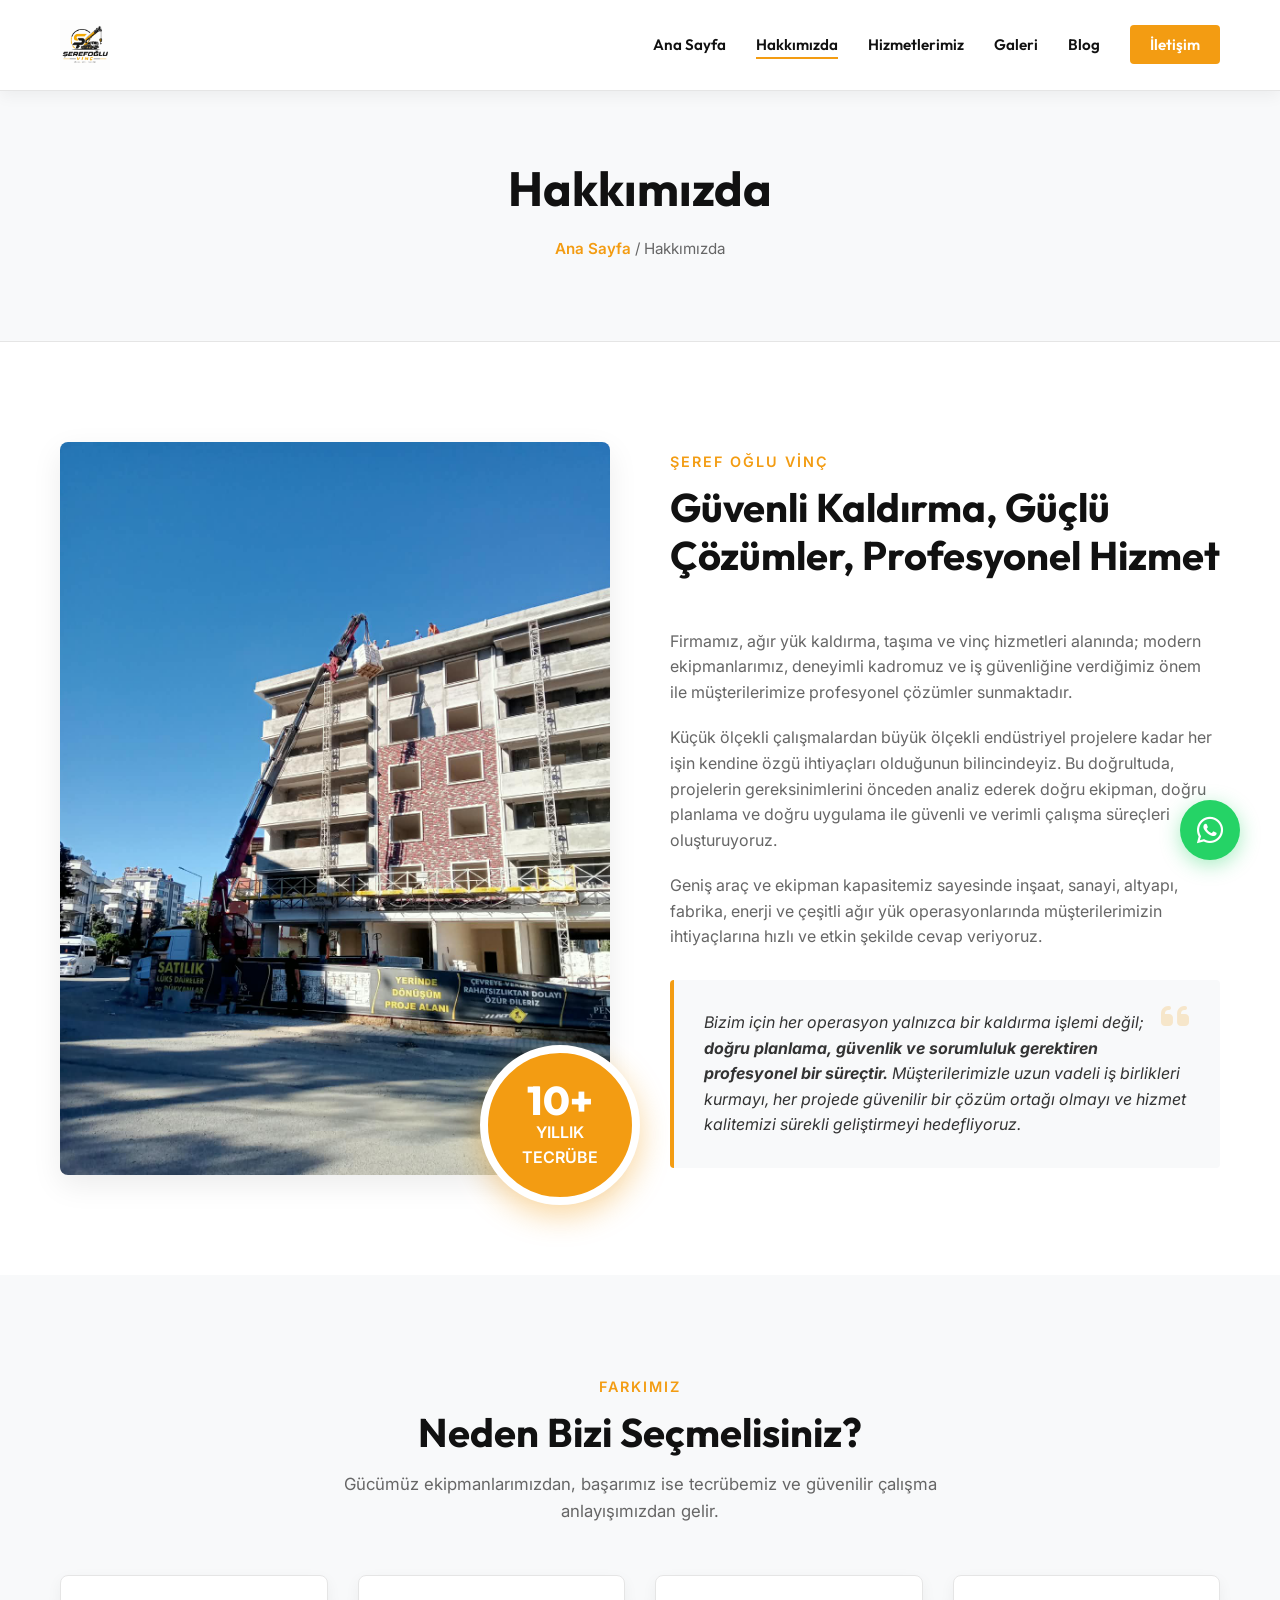
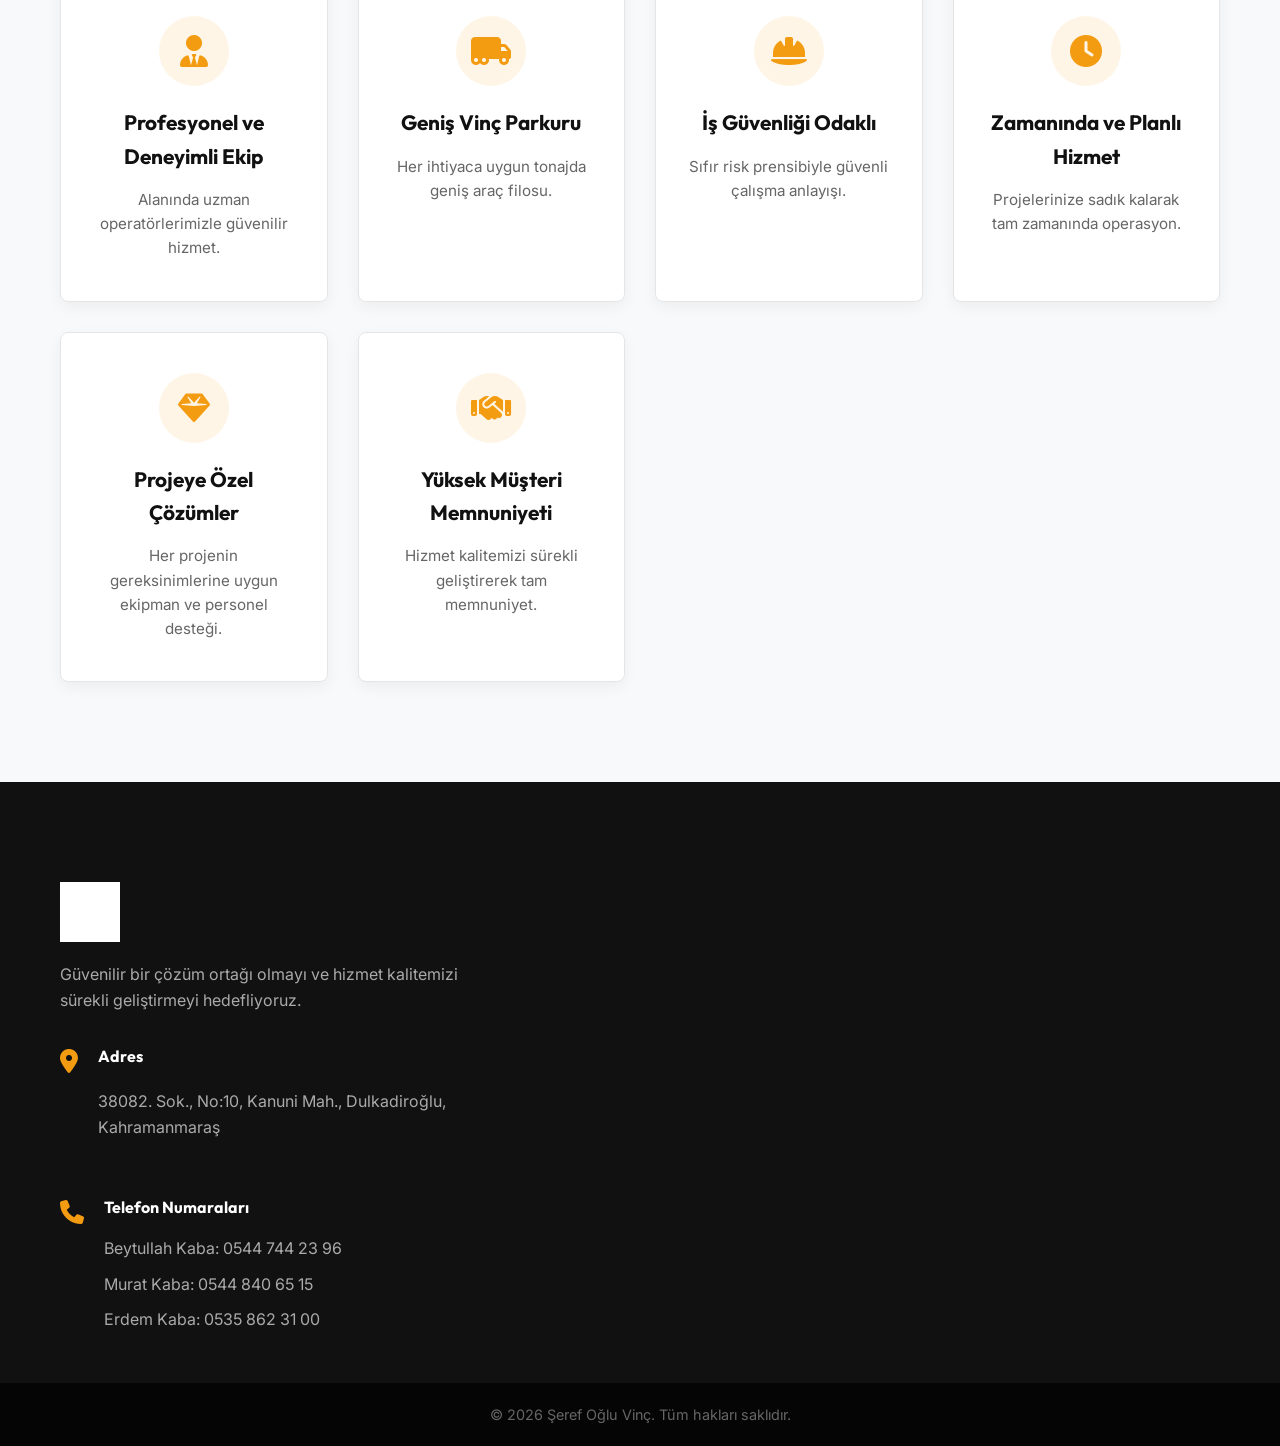
<file: hakkimizda.html>
<!DOCTYPE html>
<html lang="tr">
<head>
    <!-- Google tag (gtag.js) -->
    <script async src="https://www.googletagmanager.com/gtag/js?id=AW-18372658950"></script>
    <script>
      window.dataLayer = window.dataLayer || [];
      function gtag(){dataLayer.push(arguments);}
      gtag('js', new Date());

      gtag('config', 'AW-18372658950');
    </script>
    <meta charset="UTF-8">
    <meta name="viewport" content="width=device-width, initial-scale=1.0">
    <title>Hakkımızda | Şeref Oğlu Vinç</title>
    <meta name="description" content="Şeref Oğlu Vinç Hakkında - İş güvenliğine verdiğimiz önem ve deneyimli kadromuzla yanınızdayız.">
    <link rel="icon" type="image/png" href="assets/images/ChatGPT Image 1 Eyl 2026 13_11_20.png">
    
    <!-- Google Fonts -->
    <link rel="preconnect" href="https://fonts.googleapis.com">
    <link rel="preconnect" href="https://fonts.gstatic.com" crossorigin>
    <link href="https://fonts.googleapis.com/css2?family=Inter:wght@300;400;600;700&family=Outfit:wght@400;700;800&display=swap" rel="stylesheet">
    
    <!-- FontAwesome -->
    <link rel="stylesheet" href="https://cdnjs.cloudflare.com/ajax/libs/font-awesome/6.4.0/css/all.min.css">
    
    <!-- Custom CSS -->
    <link rel="stylesheet" href="css/style.css">
</head>
<body>

    <!-- Header / Navbar -->
    <header class="header" id="header">
        <div class="container nav-container">
            <a href="index.html" class="logo">
                <img src="assets/images/ChatGPT Image 1 Eyl 2026 13_11_20.png" alt="Şeref Oğlu Vinç Logo">
            </a>
            <button class="mobile-toggle" id="mobile-toggle">
                <i class="fa-solid fa-bars"></i>
            </button>
            <nav class="nav-menu" id="nav-menu">
                <ul>
                    <li><a href="index.html" class="nav-link">Ana Sayfa</a></li>
                    <li><a href="hakkimizda.html" class="nav-link active">Hakkımızda</a></li>
                    <li><a href="hizmetlerimiz.html" class="nav-link">Hizmetlerimiz</a></li>
                    <li><a href="galeri.html" class="nav-link">Galeri</a></li>
                    <li><a href="blog.html" class="nav-link">Blog</a></li>
                    <li><a href="#contact" class="nav-link btn-contact">İletişim</a></li>
                </ul>
            </nav>
        </div>
    </header>

    <!-- Page Header -->
    <section class="page-header">
        <div class="container">
            <h1 class="animate-up">Hakkımızda</h1>
            <div class="breadcrumb animate-up delay-1">
                <a href="index.html">Ana Sayfa</a> / Hakkımızda
            </div>
        </div>
    </section>

    <!-- About Section -->
    <section class="about section" id="about">
        <div class="container">
            <div class="about-grid">
                <div class="about-image-wrapper fade-in-left">
                    <img src="assets/images/WhatsApp Image 2026-09-01 at 13.15.07 (1).jpeg" alt="Vinç Çalışması" class="about-img">
                    <div class="experience-badge">
                        <span class="number">10+</span>
                        <span class="text">Yıllık<br>Tecrübe</span>
                    </div>
                </div>
                <div class="about-text fade-in-right">
                    <div class="section-header">
                        <span class="subtitle">ŞEREF OĞLU VİNÇ</span>
                        <h2>Güvenli Kaldırma, Güçlü Çözümler, Profesyonel Hizmet</h2>
                    </div>
                    <p>Firmamız, ağır yük kaldırma, taşıma ve vinç hizmetleri alanında; modern ekipmanlarımız, deneyimli kadromuz ve iş güvenliğine verdiğimiz önem ile müşterilerimize profesyonel çözümler sunmaktadır.</p>
                    <p>Küçük ölçekli çalışmalardan büyük ölçekli endüstriyel projelere kadar her işin kendine özgü ihtiyaçları olduğunun bilincindeyiz. Bu doğrultuda, projelerin gereksinimlerini önceden analiz ederek doğru ekipman, doğru planlama ve doğru uygulama ile güvenli ve verimli çalışma süreçleri oluşturuyoruz.</p>
                    <p>Geniş araç ve ekipman kapasitemiz sayesinde inşaat, sanayi, altyapı, fabrika, enerji ve çeşitli ağır yük operasyonlarında müşterilerimizin ihtiyaçlarına hızlı ve etkin şekilde cevap veriyoruz.</p>
                    <div class="mission-quote">
                        <i class="fa-solid fa-quote-left"></i>
                        <p>Bizim için her operasyon yalnızca bir kaldırma işlemi değil; <strong>doğru planlama, güvenlik ve sorumluluk gerektiren profesyonel bir süreçtir.</strong> Müşterilerimizle uzun vadeli iş birlikleri kurmayı, her projede güvenilir bir çözüm ortağı olmayı ve hizmet kalitemizi sürekli geliştirmeyi hedefliyoruz.</p>
                    </div>
                </div>
            </div>
        </div>
    </section>

    <!-- Why Us Section -->
    <section class="why-us section bg-light-alt">
        <div class="container">
            <div class="section-header center">
                <span class="subtitle">FARKIMIZ</span>
                <h2>Neden Bizi Seçmelisiniz?</h2>
                <p>Gücümüz ekipmanlarımızdan, başarımız ise tecrübemiz ve güvenilir çalışma anlayışımızdan gelir.</p>
            </div>
            
            <div class="features-grid">
                <div class="feature-card">
                    <div class="icon-box"><i class="fa-solid fa-user-tie"></i></div>
                    <h3>Profesyonel ve Deneyimli Ekip</h3>
                    <p>Alanında uzman operatörlerimizle güvenilir hizmet.</p>
                </div>
                <div class="feature-card">
                    <div class="icon-box"><i class="fa-solid fa-truck-moving"></i></div>
                    <h3>Geniş Vinç Parkuru</h3>
                    <p>Her ihtiyaca uygun tonajda geniş araç filosu.</p>
                </div>
                <div class="feature-card">
                    <div class="icon-box"><i class="fa-solid fa-hard-hat"></i></div>
                    <h3>İş Güvenliği Odaklı</h3>
                    <p>Sıfır risk prensibiyle güvenli çalışma anlayışı.</p>
                </div>
                <div class="feature-card">
                    <div class="icon-box"><i class="fa-solid fa-clock"></i></div>
                    <h3>Zamanında ve Planlı Hizmet</h3>
                    <p>Projelerinize sadık kalarak tam zamanında operasyon.</p>
                </div>
                <div class="feature-card">
                    <div class="icon-box"><i class="fa-solid fa-gem"></i></div>
                    <h3>Projeye Özel Çözümler</h3>
                    <p>Her projenin gereksinimlerine uygun ekipman ve personel desteği.</p>
                </div>
                <div class="feature-card">
                    <div class="icon-box"><i class="fa-solid fa-handshake"></i></div>
                    <h3>Yüksek Müşteri Memnuniyeti</h3>
                    <p>Hizmet kalitemizi sürekli geliştirerek tam memnuniyet.</p>
                </div>
            </div>
        </div>
    </section>

    <!-- Contact & Footer -->
    <footer class="footer section" id="contact">
        <div class="container">
            <div class="footer-grid">
                <!-- Info -->
                <div class="footer-info">
                    <div class="footer-logo">
                        <img src="assets/images/ChatGPT Image 1 Eyl 2026 13_11_20.png" alt="Şeref Oğlu Vinç">
                    </div>
                    <p>Güvenilir bir çözüm ortağı olmayı ve hizmet kalitemizi sürekli geliştirmeyi hedefliyoruz.</p>
                    
                    <div class="contact-details">
                        <div class="contact-item">
                            <i class="fa-solid fa-location-dot"></i>
                            <div>
                                <h4>Adres</h4>
                                <p>38082. Sok., No:10, Kanuni Mah., Dulkadiroğlu, Kahramanmaraş</p>
                            </div>
                        </div>
                        <div class="contact-item">
                            <i class="fa-solid fa-phone"></i>
                            <div class="phones">
                                <h4>Telefon Numaraları</h4>
                                <a href="tel:+905447442396">Beytullah Kaba: 0544 744 23 96</a>
                                <a href="tel:+905448406515">Murat Kaba: 0544 840 65 15</a>
                                <a href="tel:+905358623100">Erdem Kaba: 0535 862 31 00</a>
                            </div>
                        </div>
                    </div>
                </div>

                <!-- Map -->
                <div class="footer-map">
                    <iframe 
                        src="https://www.google.com/maps/embed?pb=!1m18!1m12!1m3!1d3184.8875567702816!2d36.9602484!3d37.5878499!2m3!1f0!2f0!3f0!3m2!1i1024!2i768!4f13.1!3m3!1m2!1s0x152ddd672c730dc9%3A0x6e768393fa110756!2sKanuni%2C%2038082.%20Sk.%20No%3A10%2C%2046040%20Kahramanmara%C5%9F%20Merkez%2FKahramanmara%C5%9F!5e0!3m2!1str!2str!4v1693570000000!5m2!1str!2str" 
                        width="100%" 
                        height="300" 
                        style="border:0;" 
                        allowfullscreen="" 
                        loading="lazy" 
                        referrerpolicy="no-referrer-when-downgrade">
                    </iframe>
                </div>
            </div>
        </div>
        <div class="footer-bottom">
            <div class="container">
                <p>&copy; 2026 Şeref Oğlu Vinç. Tüm hakları saklıdır.</p>
            </div>
        </div>
    </footer>

    <!-- Fixed WhatsApp Button -->
    <a href="https://wa.me/905447442396" target="_blank" class="whatsapp-float" title="WhatsApp'tan Ulaşın">
        <i class="fa-brands fa-whatsapp"></i>
    </a>

    <script src="js/main.js"></script>
</body>
</html>
</file>
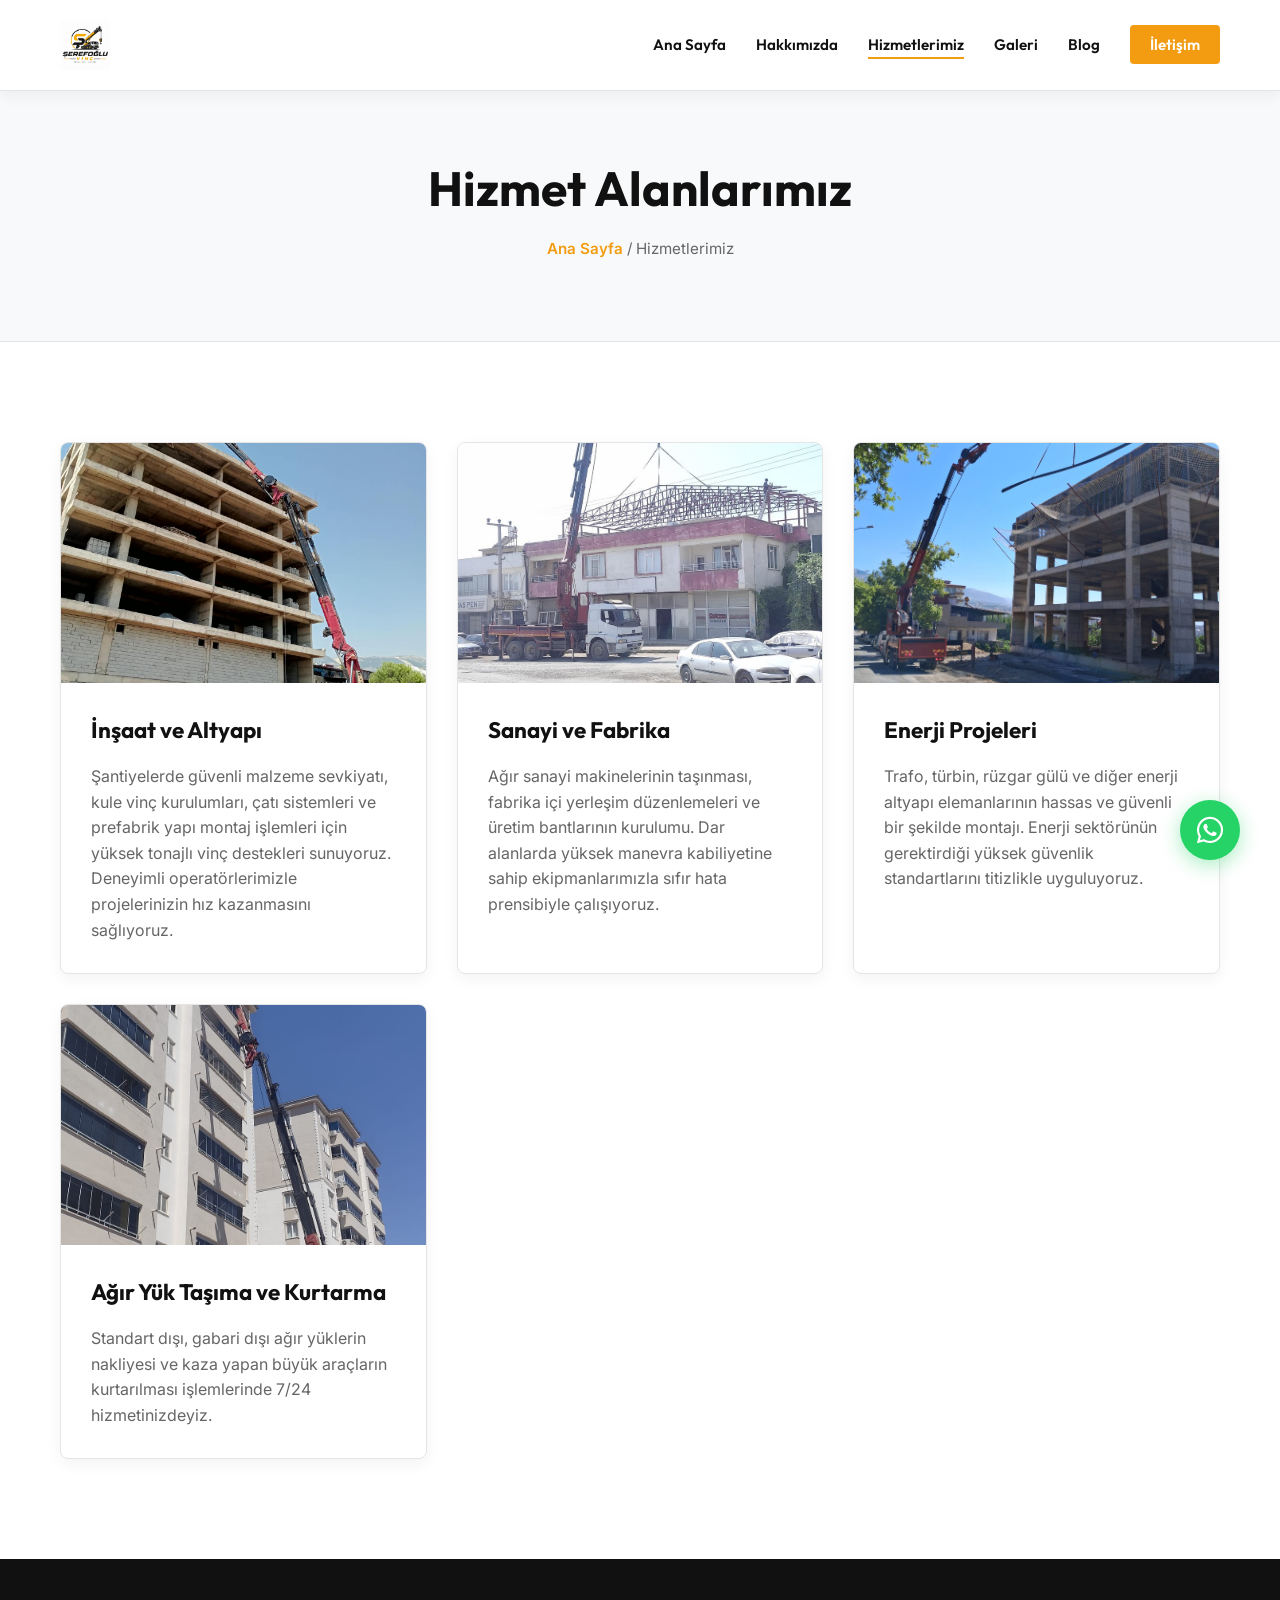
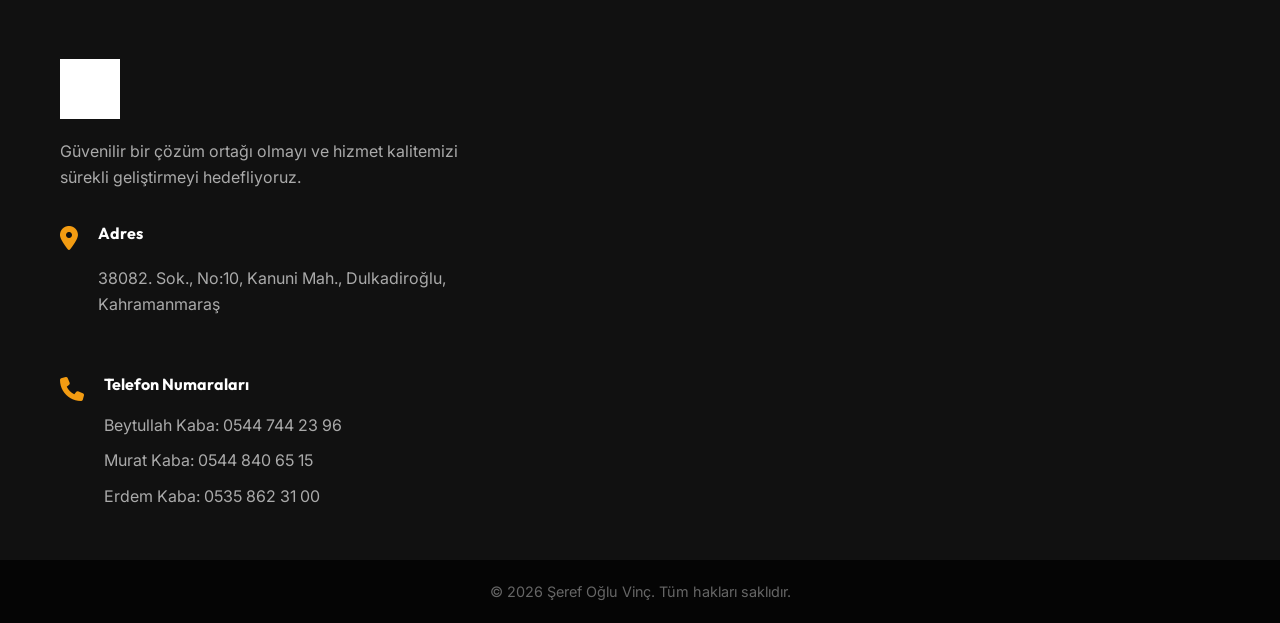
<file: hizmetlerimiz.html>
<!DOCTYPE html>
<html lang="tr">
<head>
    <!-- Google tag (gtag.js) -->
    <script async src="https://www.googletagmanager.com/gtag/js?id=AW-18372658950"></script>
    <script>
      window.dataLayer = window.dataLayer || [];
      function gtag(){dataLayer.push(arguments);}
      gtag('js', new Date());

      gtag('config', 'AW-18372658950');
    </script>
    <meta charset="UTF-8">
    <meta name="viewport" content="width=device-width, initial-scale=1.0">
    <title>Hizmetlerimiz | Şeref Oğlu Vinç</title>
    <meta name="description" content="İnşaat, sanayi ve enerji projeleriniz için profesyonel vinç kiralama ve ağır yük taşıma hizmetleri.">
    <link rel="icon" type="image/png" href="assets/images/ChatGPT Image 1 Eyl 2026 13_11_20.png">
    
    <link rel="preconnect" href="https://fonts.googleapis.com">
    <link rel="preconnect" href="https://fonts.gstatic.com" crossorigin>
    <link href="https://fonts.googleapis.com/css2?family=Inter:wght@300;400;600;700&family=Outfit:wght@400;700;800&display=swap" rel="stylesheet">
    <link rel="stylesheet" href="https://cdnjs.cloudflare.com/ajax/libs/font-awesome/6.4.0/css/all.min.css">
    <link rel="stylesheet" href="css/style.css">
</head>
<body>

    <header class="header" id="header">
        <div class="container nav-container">
            <a href="index.html" class="logo">
                <img src="assets/images/ChatGPT Image 1 Eyl 2026 13_11_20.png" alt="Şeref Oğlu Vinç Logo">
            </a>
            <button class="mobile-toggle" id="mobile-toggle">
                <i class="fa-solid fa-bars"></i>
            </button>
            <nav class="nav-menu" id="nav-menu">
                <ul>
                    <li><a href="index.html" class="nav-link">Ana Sayfa</a></li>
                    <li><a href="hakkimizda.html" class="nav-link">Hakkımızda</a></li>
                    <li><a href="hizmetlerimiz.html" class="nav-link active">Hizmetlerimiz</a></li>
                    <li><a href="galeri.html" class="nav-link">Galeri</a></li>
                    <li><a href="blog.html" class="nav-link">Blog</a></li>
                    <li><a href="#contact" class="nav-link btn-contact">İletişim</a></li>
                </ul>
            </nav>
        </div>
    </header>

    <section class="page-header">
        <div class="container">
            <h1 class="animate-up">Hizmet Alanlarımız</h1>
            <div class="breadcrumb animate-up delay-1">
                <a href="index.html">Ana Sayfa</a> / Hizmetlerimiz
            </div>
        </div>
    </section>

    <section class="services section" id="services">
        <div class="container">
            <div class="services-grid">
                
                <div class="service-card fade-in-left">
                    <div class="service-img">
                        <img src="assets/images/WhatsApp Image 2026-09-01 at 13.15.07.jpeg" alt="İnşaat Hizmetleri">
                    </div>
                    <div class="service-content">
                        <h3>İnşaat ve Altyapı</h3>
                        <p>Şantiyelerde güvenli malzeme sevkiyatı, kule vinç kurulumları, çatı sistemleri ve prefabrik yapı montaj işlemleri için yüksek tonajlı vinç destekleri sunuyoruz. Deneyimli operatörlerimizle projelerinizin hız kazanmasını sağlıyoruz.</p>
                    </div>
                </div>
                
                <div class="service-card fade-in-right">
                    <div class="service-img">
                        <img src="assets/images/d65ca33d-8e15-410e-8d87-39fa35b7569e.jpg" alt="Sanayi">
                    </div>
                    <div class="service-content">
                        <h3>Sanayi ve Fabrika</h3>
                        <p>Ağır sanayi makinelerinin taşınması, fabrika içi yerleşim düzenlemeleri ve üretim bantlarının kurulumu. Dar alanlarda yüksek manevra kabiliyetine sahip ekipmanlarımızla sıfır hata prensibiyle çalışıyoruz.</p>
                    </div>
                </div>
                
                <div class="service-card fade-in-left delay-1">
                    <div class="service-img">
                        <img src="assets/images/a5016969-7ba6-4caa-bdf1-477626337e71.jpg" alt="Enerji Projeleri">
                    </div>
                    <div class="service-content">
                        <h3>Enerji Projeleri</h3>
                        <p>Trafo, türbin, rüzgar gülü ve diğer enerji altyapı elemanlarının hassas ve güvenli bir şekilde montajı. Enerji sektörünün gerektirdiği yüksek güvenlik standartlarını titizlikle uyguluyoruz.</p>
                    </div>
                </div>

                <div class="service-card fade-in-right delay-1">
                    <div class="service-img">
                        <img src="assets/images/1abeff5f-018c-4019-9b8e-b056b55de9aa.jpg" alt="Ağır Yük Taşıma">
                    </div>
                    <div class="service-content">
                        <h3>Ağır Yük Taşıma ve Kurtarma</h3>
                        <p>Standart dışı, gabari dışı ağır yüklerin nakliyesi ve kaza yapan büyük araçların kurtarılması işlemlerinde 7/24 hizmetinizdeyiz.</p>
                    </div>
                </div>

            </div>
        </div>
    </section>

    <!-- Contact & Footer -->
    <footer class="footer section" id="contact">
        <div class="container">
            <div class="footer-grid">
                <!-- Info -->
                <div class="footer-info">
                    <div class="footer-logo">
                        <img src="assets/images/ChatGPT Image 1 Eyl 2026 13_11_20.png" alt="Şeref Oğlu Vinç">
                    </div>
                    <p>Güvenilir bir çözüm ortağı olmayı ve hizmet kalitemizi sürekli geliştirmeyi hedefliyoruz.</p>
                    
                    <div class="contact-details">
                        <div class="contact-item">
                            <i class="fa-solid fa-location-dot"></i>
                            <div>
                                <h4>Adres</h4>
                                <p>38082. Sok., No:10, Kanuni Mah., Dulkadiroğlu, Kahramanmaraş</p>
                            </div>
                        </div>
                        <div class="contact-item">
                            <i class="fa-solid fa-phone"></i>
                            <div class="phones">
                                <h4>Telefon Numaraları</h4>
                                <a href="tel:+905447442396">Beytullah Kaba: 0544 744 23 96</a>
                                <a href="tel:+905448406515">Murat Kaba: 0544 840 65 15</a>
                                <a href="tel:+905358623100">Erdem Kaba: 0535 862 31 00</a>
                            </div>
                        </div>
                    </div>
                </div>

                <!-- Map -->
                <div class="footer-map">
                    <iframe 
                        src="https://www.google.com/maps/embed?pb=!1m18!1m12!1m3!1d3184.8875567702816!2d36.9602484!3d37.5878499!2m3!1f0!2f0!3f0!3m2!1i1024!2i768!4f13.1!3m3!1m2!1s0x152ddd672c730dc9%3A0x6e768393fa110756!2sKanuni%2C%2038082.%20Sk.%20No%3A10%2C%2046040%20Kahramanmara%C5%9F%20Merkez%2FKahramanmara%C5%9F!5e0!3m2!1str!2str!4v1693570000000!5m2!1str!2str" 
                        width="100%" 
                        height="300" 
                        style="border:0;" 
                        allowfullscreen="" 
                        loading="lazy" 
                        referrerpolicy="no-referrer-when-downgrade">
                    </iframe>
                </div>
            </div>
        </div>
        <div class="footer-bottom">
            <div class="container">
                <p>&copy; 2026 Şeref Oğlu Vinç. Tüm hakları saklıdır.</p>
            </div>
        </div>
    </footer>

    <!-- Fixed WhatsApp Button -->
    <a href="https://wa.me/905447442396" target="_blank" class="whatsapp-float" title="WhatsApp'tan Ulaşın">
        <i class="fa-brands fa-whatsapp"></i>
    </a>

    <script src="js/main.js"></script>
</body>
</html>
</file>
<file: css/style.css>
/* ==========================================================================
   CSS Variables & Global Settings (Light Theme)
   ========================================================================== */
:root {
    --primary-color: #f39c12; /* Construction Yellow */
    --primary-hover: #e67e22;
    --secondary-color: #333333;
    --bg-light: #ffffff;
    --bg-light-alt: #f8f9fa;
    --bg-card: #ffffff;
    --text-main: #333333;
    --text-muted: #666666;
    --border-color: #e5e5e5;
    --font-sans: 'Inter', sans-serif;
    --font-heading: 'Outfit', sans-serif;
    --transition: all 0.3s ease-in-out;
    --shadow-sm: 0 5px 15px rgba(0,0,0,0.05);
    --shadow-md: 0 10px 30px rgba(0,0,0,0.08);
}

html {
    scroll-behavior: smooth;
}

* {
    margin: 0;
    padding: 0;
    box-sizing: border-box;
}

body {
    font-family: var(--font-sans);
    background-color: var(--bg-light);
    color: var(--text-main);
    line-height: 1.6;
    overflow-x: hidden;
}

.container {
    width: 100%;
    max-width: 1200px;
    margin: 0 auto;
    padding: 0 20px;
}

a {
    text-decoration: none;
    color: inherit;
    transition: var(--transition);
}

ul {
    list-style: none;
}

img {
    max-width: 100%;
    display: block;
}

.section {
    padding: 100px 0;
}

.bg-light-alt {
    background-color: var(--bg-light-alt);
}

.text-accent {
    color: var(--primary-color);
}

.section-header {
    margin-bottom: 50px;
}

.section-header.center {
    text-align: center;
}

.section-header .subtitle {
    display: block;
    color: var(--primary-color);
    font-weight: 600;
    font-size: 0.9rem;
    letter-spacing: 2px;
    text-transform: uppercase;
    margin-bottom: 10px;
}

.section-header h2 {
    font-family: var(--font-heading);
    font-size: 2.5rem;
    font-weight: 700;
    line-height: 1.2;
    color: #111;
}

.section-header p {
    color: var(--text-muted);
    margin-top: 15px;
    font-size: 1.05rem;
    max-width: 650px;
    margin-left: auto;
    margin-right: auto;
}

/* ==========================================================================
   Buttons
   ========================================================================== */
.btn {
    display: inline-block;
    padding: 14px 30px;
    font-weight: 600;
    border-radius: 4px;
    transition: var(--transition);
    cursor: pointer;
    font-family: var(--font-heading);
    letter-spacing: 0.5px;
}

.btn i {
    margin-left: 8px;
}

.btn-primary {
    background-color: var(--primary-color);
    color: #fff;
}

.btn-primary:hover {
    background-color: var(--primary-hover);
    transform: translateY(-3px);
    box-shadow: 0 10px 20px rgba(243, 156, 18, 0.3);
}

.btn-secondary {
    background-color: transparent;
    color: #111;
    border: 2px solid #111;
}

.btn-secondary:hover {
    background-color: #111;
    color: #fff;
    transform: translateY(-3px);
}

/* ==========================================================================
   Header & Navbar
   ========================================================================== */
.header {
    position: fixed;
    top: 0;
    left: 0;
    width: 100%;
    z-index: 1000;
    padding: 20px 0;
    transition: var(--transition);
    background: rgba(255, 255, 255, 0.95);
    backdrop-filter: blur(10px);
    border-bottom: 1px solid var(--border-color);
    box-shadow: var(--shadow-sm);
}

.header.scrolled {
    padding: 10px 0;
    box-shadow: var(--shadow-md);
}

.nav-container {
    display: flex;
    justify-content: space-between;
    align-items: center;
}

.logo img {
    height: 50px;
    transition: var(--transition);
}

.header.scrolled .logo img {
    height: 40px;
}

.nav-menu ul {
    display: flex;
    align-items: center;
    gap: 30px;
}

.nav-link {
    font-family: var(--font-heading);
    font-weight: 600;
    font-size: 0.95rem;
    position: relative;
    padding: 5px 0;
    color: #111;
}

.nav-link::after {
    content: '';
    position: absolute;
    bottom: 0;
    left: 0;
    width: 0;
    height: 2px;
    background-color: var(--primary-color);
    transition: var(--transition);
}

.nav-link:hover::after, .nav-link.active::after {
    width: 100%;
}

.nav-link:hover {
    color: var(--primary-color);
}

.btn-contact {
    background-color: var(--primary-color);
    color: #fff !important;
    padding: 10px 20px;
    border-radius: 4px;
}

.btn-contact::after {
    display: none;
}

.btn-contact:hover {
    background-color: var(--primary-hover);
}

.mobile-toggle {
    display: none;
    background: none;
    border: none;
    color: #111;
    font-size: 1.5rem;
    cursor: pointer;
}

/* ==========================================================================
   Page Header (For Inner Pages)
   ========================================================================== */
.page-header {
    padding: 150px 0 80px;
    background-color: var(--bg-light-alt);
    text-align: center;
    border-bottom: 1px solid var(--border-color);
}

.page-header h1 {
    font-family: var(--font-heading);
    font-size: 3rem;
    color: #111;
    margin-bottom: 10px;
}

.breadcrumb {
    color: var(--text-muted);
    font-size: 0.95rem;
}

.breadcrumb a {
    color: var(--primary-color);
    font-weight: 600;
}

/* ==========================================================================
   Hero Section
   ========================================================================== */
.hero {
    position: relative;
    padding: 200px 0 140px;
    display: flex;
    align-items: center;
    overflow: hidden;
}

.hero-slider {
    position: absolute;
    top: 0;
    left: 0;
    width: 100%;
    height: 100%;
    z-index: 1;
}

.hero-slide {
    position: absolute;
    top: 0;
    left: 0;
    width: 100%;
    height: 100%;
    background-size: cover;
    background-position: center;
    opacity: 0;
    transform: scale(1.05);
    transition: opacity 1.2s ease-in-out, transform 6s ease-out;
}

.hero-slide.active {
    opacity: 1;
    transform: scale(1.15);
}


.hero-overlay {
    position: absolute;
    top: 0;
    left: 0;
    width: 100%;
    height: 100%;
    background: linear-gradient(90deg, rgba(255,255,255,0.85) 0%, rgba(255,255,255,0.5) 50%, rgba(255,255,255,0.1) 100%);
    z-index: 2;
}

.hero-content {
    position: relative;
    z-index: 3;
    max-width: 800px;
}

.hero h1 {
    font-family: var(--font-heading);
    font-size: 4.5rem;
    font-weight: 800;
    line-height: 1.1;
    margin-bottom: 20px;
    text-transform: uppercase;
    color: #111;
}

.hero p {
    font-size: 1.25rem;
    color: #444;
    margin-bottom: 40px;
    max-width: 600px;
}

.hero-buttons {
    display: flex;
    gap: 20px;
}

/* Animations */
.animate-up {
    opacity: 0;
    transform: translateY(30px);
    animation: fadeUp 0.8s forwards;
}

.delay-1 { animation-delay: 0.2s; }
.delay-2 { animation-delay: 0.4s; }

@keyframes fadeUp {
    to {
        opacity: 1;
        transform: translateY(0);
    }
}

/* ==========================================================================
   About Section
   ========================================================================== */
.about-grid {
    display: grid;
    grid-template-columns: 1fr 1fr;
    gap: 60px;
    align-items: center;
}

.about-image-wrapper {
    position: relative;
}

.about-img {
    border-radius: 8px;
    box-shadow: var(--shadow-md);
}

.experience-badge {
    position: absolute;
    bottom: -30px;
    right: -30px;
    background-color: var(--primary-color);
    color: #fff;
    width: 160px;
    height: 160px;
    border-radius: 50%;
    display: flex;
    flex-direction: column;
    justify-content: center;
    align-items: center;
    text-align: center;
    box-shadow: 0 10px 30px rgba(243, 156, 18, 0.4);
    border: 8px solid var(--bg-light);
}

.experience-badge .number {
    font-family: var(--font-heading);
    font-size: 2.5rem;
    font-weight: 800;
    line-height: 1;
}

.experience-badge .text {
    font-weight: 600;
    font-size: 1rem;
    text-transform: uppercase;
}

.about-text p {
    color: var(--text-muted);
    margin-bottom: 20px;
}

.mission-quote {
    background-color: var(--bg-light-alt);
    padding: 30px;
    border-left: 4px solid var(--primary-color);
    border-radius: 4px;
    margin-top: 30px;
    position: relative;
}

.mission-quote i {
    color: var(--primary-color);
    font-size: 2rem;
    opacity: 0.2;
    position: absolute;
    top: 20px;
    right: 30px;
}

.mission-quote p {
    color: var(--text-main);
    font-style: italic;
    margin: 0;
}

/* ==========================================================================
   Why Us Section
   ========================================================================== */
.features-grid {
    display: grid;
    grid-template-columns: repeat(auto-fit, minmax(250px, 1fr));
    gap: 30px;
    margin-top: 50px;
}

.feature-card {
    background-color: var(--bg-card);
    padding: 40px 30px;
    border-radius: 8px;
    text-align: center;
    transition: var(--transition);
    border: 1px solid var(--border-color);
    position: relative;
    overflow: hidden;
    box-shadow: var(--shadow-sm);
}

.feature-card::before {
    content: '';
    position: absolute;
    top: 0;
    left: 0;
    width: 100%;
    height: 4px;
    background-color: var(--primary-color);
    transform: scaleX(0);
    transition: var(--transition);
    transform-origin: left;
}

.feature-card:hover {
    transform: translateY(-10px);
    box-shadow: var(--shadow-md);
    border-color: transparent;
}

.feature-card:hover::before {
    transform: scaleX(1);
}

.feature-card .icon-box {
    width: 70px;
    height: 70px;
    background-color: rgba(243, 156, 18, 0.1);
    color: var(--primary-color);
    border-radius: 50%;
    display: flex;
    justify-content: center;
    align-items: center;
    font-size: 2rem;
    margin: 0 auto 20px;
    transition: var(--transition);
}

.feature-card:hover .icon-box {
    background-color: var(--primary-color);
    color: #fff;
}

.feature-card h3 {
    font-family: var(--font-heading);
    margin-bottom: 15px;
    font-size: 1.3rem;
    color: #111;
}

.feature-card p {
    color: var(--text-muted);
    font-size: 0.95rem;
}

/* ==========================================================================
   Services Section
   ========================================================================== */
.services-grid {
    display: grid;
    grid-template-columns: repeat(auto-fit, minmax(320px, 1fr));
    gap: 30px;
}

.service-card {
    background-color: var(--bg-card);
    border-radius: 8px;
    overflow: hidden;
    transition: var(--transition);
    box-shadow: var(--shadow-sm);
    border: 1px solid var(--border-color);
}

.service-card:hover {
    transform: translateY(-10px);
    box-shadow: var(--shadow-md);
    border-color: var(--primary-color);
}

.service-img {
    height: 240px;
    overflow: hidden;
}

.service-img img {
    width: 100%;
    height: 100%;
    object-fit: cover;
    transition: transform 0.5s ease;
}

.service-card:hover .service-img img {
    transform: scale(1.1);
}

.service-content {
    padding: 30px;
}

.service-content h3 {
    font-family: var(--font-heading);
    font-size: 1.4rem;
    margin-bottom: 15px;
    color: #111;
}

.service-content p {
    color: var(--text-muted);
}

/* ==========================================================================
   Gallery Section
   ========================================================================== */
.gallery-grid {
    display: grid;
    grid-template-columns: repeat(auto-fill, minmax(280px, 1fr));
    gap: 15px;
}

.gallery-item {
    position: relative;
    overflow: hidden;
    border-radius: 8px;
    height: 250px;
    cursor: pointer;
    box-shadow: var(--shadow-sm);
}

.gallery-item img {
    width: 100%;
    height: 100%;
    object-fit: cover;
    transition: transform 0.5s ease;
}

.gallery-item::after {
    content: '\f00e';
    font-family: "Font Awesome 6 Free";
    font-weight: 900;
    position: absolute;
    top: 50%;
    left: 50%;
    transform: translate(-50%, -50%) scale(0);
    color: #fff;
    font-size: 2rem;
    z-index: 2;
    transition: var(--transition);
}

.gallery-overlay {
    position: absolute;
    top: 0;
    left: 0;
    width: 100%;
    height: 100%;
    background: rgba(243, 156, 18, 0.8);
    opacity: 0;
    transition: var(--transition);
    z-index: 1;
}

.gallery-item:hover img {
    transform: scale(1.1);
}

.gallery-item:hover .gallery-overlay {
    opacity: 1;
}

.gallery-item:hover::after {
    transform: translate(-50%, -50%) scale(1);
}

/* Lightbox Modal */
.lightbox {
    display: none;
    position: fixed;
    z-index: 9999;
    padding-top: 60px;
    left: 0;
    top: 0;
    width: 100%;
    height: 100%;
    overflow: auto;
    background-color: rgba(0,0,0,0.9);
    backdrop-filter: blur(5px);
}

.lightbox-content {
    margin: auto;
    display: block;
    max-width: 90%;
    max-height: 80vh;
    border-radius: 4px;
    box-shadow: 0 0 50px rgba(0,0,0,0.8);
    animation: zoomIn 0.3s;
}

@keyframes zoomIn {
    from {transform:scale(0.8); opacity:0}
    to {transform:scale(1); opacity:1}
}

.close-lightbox {
    position: absolute;
    top: 30px;
    right: 40px;
    color: #f1f1f1;
    font-size: 40px;
    font-weight: bold;
    cursor: pointer;
    transition: 0.3s;
}

.close-lightbox:hover {
    color: var(--primary-color);
}

/* ==========================================================================
   Blog Section
   ========================================================================== */
.blog-grid {
    display: grid;
    grid-template-columns: repeat(auto-fit, minmax(320px, 1fr));
    gap: 30px;
}

.blog-card {
    background-color: var(--bg-card);
    border-radius: 8px;
    overflow: hidden;
    transition: var(--transition);
    border: 1px solid var(--border-color);
    box-shadow: var(--shadow-sm);
}

.blog-card:hover {
    transform: translateY(-5px);
    border-color: var(--primary-color);
    box-shadow: var(--shadow-md);
}

.blog-img {
    height: 220px;
    overflow: hidden;
}

.blog-img img {
    width: 100%;
    height: 100%;
    object-fit: cover;
    transition: transform 0.5s ease;
}

.blog-card:hover .blog-img img {
    transform: scale(1.05);
}

.blog-content {
    padding: 25px;
}

.blog-meta {
    font-size: 0.85rem;
    color: var(--primary-color);
    margin-bottom: 10px;
    display: flex;
    gap: 15px;
    font-weight: 600;
}

.blog-meta span i {
    margin-right: 5px;
}

.blog-title {
    font-family: var(--font-heading);
    font-size: 1.25rem;
    margin-bottom: 15px;
    color: #111;
    line-height: 1.4;
    transition: var(--transition);
}

.blog-title:hover {
    color: var(--primary-color);
}

.blog-excerpt {
    color: var(--text-muted);
    font-size: 0.95rem;
    margin-bottom: 20px;
    display: -webkit-box;
    -webkit-line-clamp: 3;
    -webkit-box-orient: vertical;
    overflow: hidden;
}

.read-more {
    color: var(--primary-color);
    font-weight: 700;
    font-size: 0.95rem;
    display: inline-flex;
    align-items: center;
    gap: 5px;
    transition: var(--transition);
}

.read-more i {
    transition: transform 0.3s ease;
}

.read-more:hover i {
    transform: translateX(5px);
}

/* Blog Detail Page */
.blog-detail-content {
    max-width: 800px;
    margin: 0 auto;
}

.blog-detail-meta {
    display: flex;
    gap: 20px;
    color: var(--text-muted);
    font-weight: 600;
    margin-bottom: 30px;
    padding-bottom: 20px;
    border-bottom: 1px solid var(--border-color);
}

.blog-detail-meta i {
    color: var(--primary-color);
    margin-right: 5px;
}

.blog-detail-image {
    width: 100%;
    border-radius: 8px;
    margin-bottom: 40px;
    box-shadow: var(--shadow-md);
}

.blog-detail-body h2, .blog-detail-body h3 {
    font-family: var(--font-heading);
    color: #111;
    margin: 30px 0 15px;
}

.blog-detail-body p {
    margin-bottom: 20px;
    font-size: 1.05rem;
    line-height: 1.8;
}

.blog-detail-body img {
    border-radius: 8px;
    margin: 30px 0;
    max-height: 500px;
    width: 100%;
    object-fit: cover;
    box-shadow: var(--shadow-sm);
}

.back-link {
    display: inline-flex;
    align-items: center;
    gap: 8px;
    color: var(--primary-color);
    font-weight: 700;
    margin-bottom: 30px;
    font-size: 1rem;
    transition: var(--transition);
}

.back-link i {
    transition: transform 0.3s ease;
}

.back-link:hover {
    color: var(--primary-hover);
}

.back-link:hover i {
    transform: translateX(-5px);
}

/* ==========================================================================
   Footer & Contact
   ========================================================================== */
.footer {
    background-color: #111;
    color: #f5f5f5;
    padding-bottom: 0;
}

.footer-grid {
    display: grid;
    grid-template-columns: 1fr 1fr;
    gap: 50px;
    margin-bottom: 50px;
}

.footer-logo img {
    filter: brightness(0) invert(1);
    height: 60px;
}

.footer-info p {
    color: #aaa;
    margin: 20px 0 30px;
    max-width: 400px;
}

.contact-details {
    display: flex;
    flex-direction: column;
    gap: 25px;
}

.contact-item {
    display: flex;
    gap: 20px;
}

.contact-item i {
    font-size: 1.5rem;
    color: var(--primary-color);
    margin-top: 5px;
}

.contact-item h4 {
    font-family: var(--font-heading);
    margin-bottom: 5px;
    color: #fff;
}

.contact-item p, .contact-item a {
    color: #aaa;
}

.phones {
    display: flex;
    flex-direction: column;
    gap: 10px;
}

.phones a:hover {
    color: var(--primary-color);
}

.footer-map iframe {
    border-radius: 8px;
    /* Removed the dark filter for the map to look standard or left it if desired */
    filter: invert(90%) hue-rotate(180deg) brightness(80%) contrast(120%);
}

.footer-bottom {
    background-color: #050505;
    padding: 20px 0;
    text-align: center;
    color: #666;
    font-size: 0.9rem;
}

/* WhatsApp Float */
.whatsapp-float {
    position: fixed;
    bottom: 40px;
    right: 40px;
    background-color: #25d366;
    color: white;
    width: 60px;
    height: 60px;
    border-radius: 50px;
    text-align: center;
    font-size: 30px;
    box-shadow: 0px 5px 20px rgba(37, 211, 102, 0.4);
    z-index: 1000;
    display: flex;
    justify-content: center;
    align-items: center;
    transition: var(--transition);
}

.whatsapp-float:hover {
    transform: scale(1.1);
    color: white;
}

/* ==========================================================================
   Responsive
   ========================================================================== */

/* Tablet */
@media (max-width: 992px) {
    .about-grid, .footer-grid {
        grid-template-columns: 1fr;
    }
    
    .about-image-wrapper {
        margin-bottom: 40px;
    }
    
    .experience-badge {
        width: 110px;
        height: 110px;
        right: 10px;
        bottom: -20px;
    }
    
    .experience-badge .number {
        font-size: 1.8rem;
    }

    .experience-badge .text {
        font-size: 0.8rem;
    }
    
    .hero h1 {
        font-size: 3rem;
    }

    .hero p {
        font-size: 1.1rem;
    }
    
    .page-header {
        padding: 120px 0 50px;
    }

    .page-header h1 {
        font-size: 2.2rem;
    }

    .section-header h2 {
        font-size: 2rem;
    }

    .services-grid {
        grid-template-columns: repeat(auto-fit, minmax(280px, 1fr));
        gap: 20px;
    }

    .blog-grid {
        grid-template-columns: repeat(auto-fit, minmax(280px, 1fr));
        gap: 20px;
    }

    .features-grid {
        grid-template-columns: repeat(2, 1fr);
        gap: 20px;
    }
}

/* Mobile */
@media (max-width: 768px) {
    .container {
        padding: 0 15px;
    }

    .mobile-toggle {
        display: block;
    }
    
    .nav-menu {
        position: fixed;
        top: 65px;
        left: -100%;
        width: 100%;
        height: calc(100vh - 65px);
        background-color: var(--bg-light);
        transition: 0.4s ease;
        padding: 30px 20px;
        border-top: 1px solid var(--border-color);
        box-shadow: var(--shadow-md);
    }
    
    .nav-menu.active {
        left: 0;
    }
    
    .nav-menu ul {
        flex-direction: column;
        align-items: flex-start;
        gap: 15px;
    }

    .nav-link {
        font-size: 0.9rem;
    }

    .logo img {
        height: 38px;
    }

    .header.scrolled .logo img {
        height: 32px;
    }

    .header {
        padding: 12px 0;
    }

    .header.scrolled {
        padding: 8px 0;
    }

    /* Hero */
    .hero {
        padding: 140px 0 80px;
    }

    .hero h1 {
        font-size: 2rem;
        margin-bottom: 15px;
    }

    .hero p {
        font-size: 0.95rem;
        margin-bottom: 25px;
    }

    .hero-buttons {
        flex-direction: column;
        gap: 12px;
    }

    .btn {
        padding: 12px 22px;
        font-size: 0.85rem;
    }

    /* Sections */
    .section {
        padding: 50px 0;
    }

    .section-header {
        margin-bottom: 30px;
    }

    .section-header .subtitle {
        font-size: 0.75rem;
        letter-spacing: 1.5px;
    }

    .section-header h2 {
        font-size: 1.6rem;
    }

    .section-header p {
        font-size: 0.9rem;
    }

    /* Page Header */
    .page-header {
        padding: 100px 0 40px;
    }

    .page-header h1 {
        font-size: 1.8rem;
    }

    .breadcrumb {
        font-size: 0.85rem;
    }

    /* About */
    .about-grid {
        gap: 30px;
    }

    .about-text p {
        font-size: 0.9rem;
    }

    .mission-quote {
        padding: 20px;
    }

    .mission-quote p {
        font-size: 0.9rem;
    }

    .experience-badge {
        width: 90px;
        height: 90px;
        right: 5px;
        bottom: -15px;
        border-width: 5px;
    }

    .experience-badge .number {
        font-size: 1.5rem;
    }

    .experience-badge .text {
        font-size: 0.65rem;
    }

    /* Features */
    .features-grid {
        grid-template-columns: 1fr 1fr;
        gap: 12px;
        margin-top: 30px;
    }

    .feature-card {
        padding: 25px 15px;
    }

    .feature-card .icon-box {
        width: 50px;
        height: 50px;
        font-size: 1.3rem;
        margin-bottom: 12px;
    }

    .feature-card h3 {
        font-size: 0.95rem;
        margin-bottom: 8px;
    }

    .feature-card p {
        font-size: 0.8rem;
    }

    /* Services */
    .services-grid {
        grid-template-columns: 1fr;
        gap: 15px;
    }

    .service-img {
        height: 180px;
    }

    .service-content {
        padding: 20px;
    }

    .service-content h3 {
        font-size: 1.15rem;
        margin-bottom: 8px;
    }

    .service-content p {
        font-size: 0.85rem;
    }

    /* Gallery */
    .gallery-grid {
        grid-template-columns: repeat(2, 1fr);
        gap: 8px;
    }

    .gallery-item {
        height: 150px;
        border-radius: 6px;
    }

    /* Blog */
    .blog-grid {
        grid-template-columns: 1fr;
        gap: 15px;
    }

    .blog-img {
        height: 170px;
    }

    .blog-content {
        padding: 18px;
    }

    .blog-meta {
        font-size: 0.75rem;
    }

    .blog-title {
        font-size: 1.05rem;
        margin-bottom: 10px;
    }

    .blog-excerpt {
        font-size: 0.85rem;
        margin-bottom: 12px;
        -webkit-line-clamp: 2;
    }

    .read-more {
        font-size: 0.85rem;
    }

    /* Blog Detail */
    .blog-detail-body p {
        font-size: 0.95rem;
        line-height: 1.7;
    }

    .blog-detail-body img {
        margin: 20px 0;
    }

    /* Footer */
    .footer {
        padding-top: 50px;
    }

    .footer-grid {
        gap: 30px;
        margin-bottom: 30px;
    }

    .footer-logo img {
        height: 40px;
    }

    .footer-info p {
        font-size: 0.85rem;
        margin: 15px 0 20px;
    }

    .contact-details {
        gap: 18px;
    }

    .contact-item {
        gap: 12px;
    }

    .contact-item i {
        font-size: 1.2rem;
    }

    .contact-item h4 {
        font-size: 0.9rem;
    }

    .contact-item p, .contact-item a {
        font-size: 0.85rem;
    }

    .phones {
        gap: 6px;
    }

    .footer-map iframe {
        height: 250px;
    }

    .footer-bottom {
        padding: 15px 0;
        font-size: 0.75rem;
    }

    /* WhatsApp */
    .whatsapp-float {
        width: 50px;
        height: 50px;
        font-size: 24px;
        bottom: 20px;
        right: 20px;
    }
}

/* Small Mobile */
@media (max-width: 480px) {
    .hero h1 {
        font-size: 1.6rem;
    }

    .hero p {
        font-size: 0.85rem;
    }

    .btn {
        padding: 10px 18px;
        font-size: 0.8rem;
    }

    .section-header h2 {
        font-size: 1.4rem;
    }

    .page-header h1 {
        font-size: 1.5rem;
    }

    .page-header {
        padding: 90px 0 30px;
    }

    .section {
        padding: 40px 0;
    }

    .features-grid {
        grid-template-columns: 1fr;
        gap: 10px;
    }

    .feature-card {
        padding: 20px 12px;
        display: flex;
        flex-direction: row;
        align-items: center;
        text-align: left;
        gap: 15px;
    }

    .feature-card .icon-box {
        width: 45px;
        height: 45px;
        min-width: 45px;
        font-size: 1.1rem;
        margin: 0;
    }

    .feature-card h3 {
        font-size: 0.9rem;
        margin-bottom: 4px;
    }

    .feature-card p {
        font-size: 0.75rem;
        display: none;
    }

    .gallery-grid {
        grid-template-columns: repeat(2, 1fr);
        gap: 6px;
    }

    .gallery-item {
        height: 120px;
    }

    .service-img {
        height: 150px;
    }

    .blog-img {
        height: 140px;
    }

    .about-text p {
        font-size: 0.85rem;
    }

    .experience-badge {
        width: 75px;
        height: 75px;
        border-width: 4px;
    }

    .experience-badge .number {
        font-size: 1.2rem;
    }

    .experience-badge .text {
        font-size: 0.55rem;
    }

    .contact-item p, .contact-item a {
        font-size: 0.8rem;
    }

    .footer-map iframe {
        height: 200px;
    }
}
</file>
